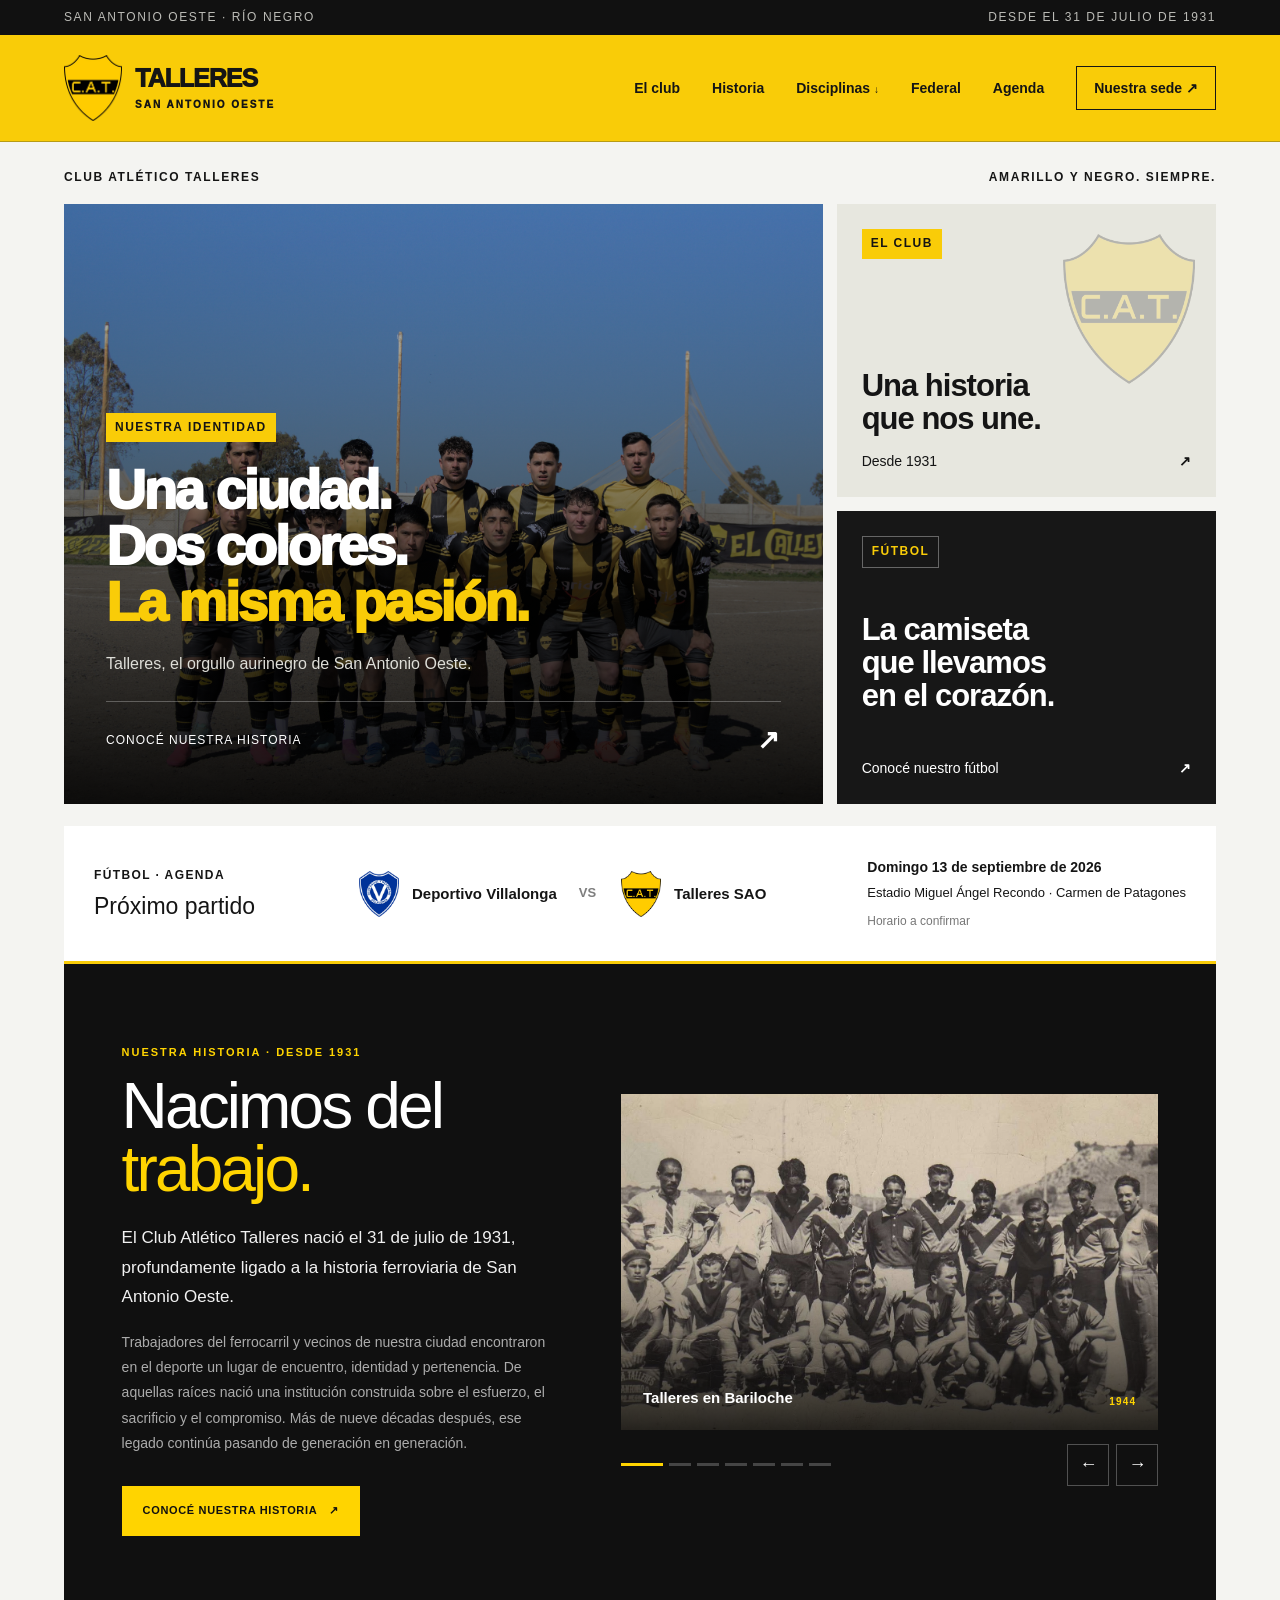
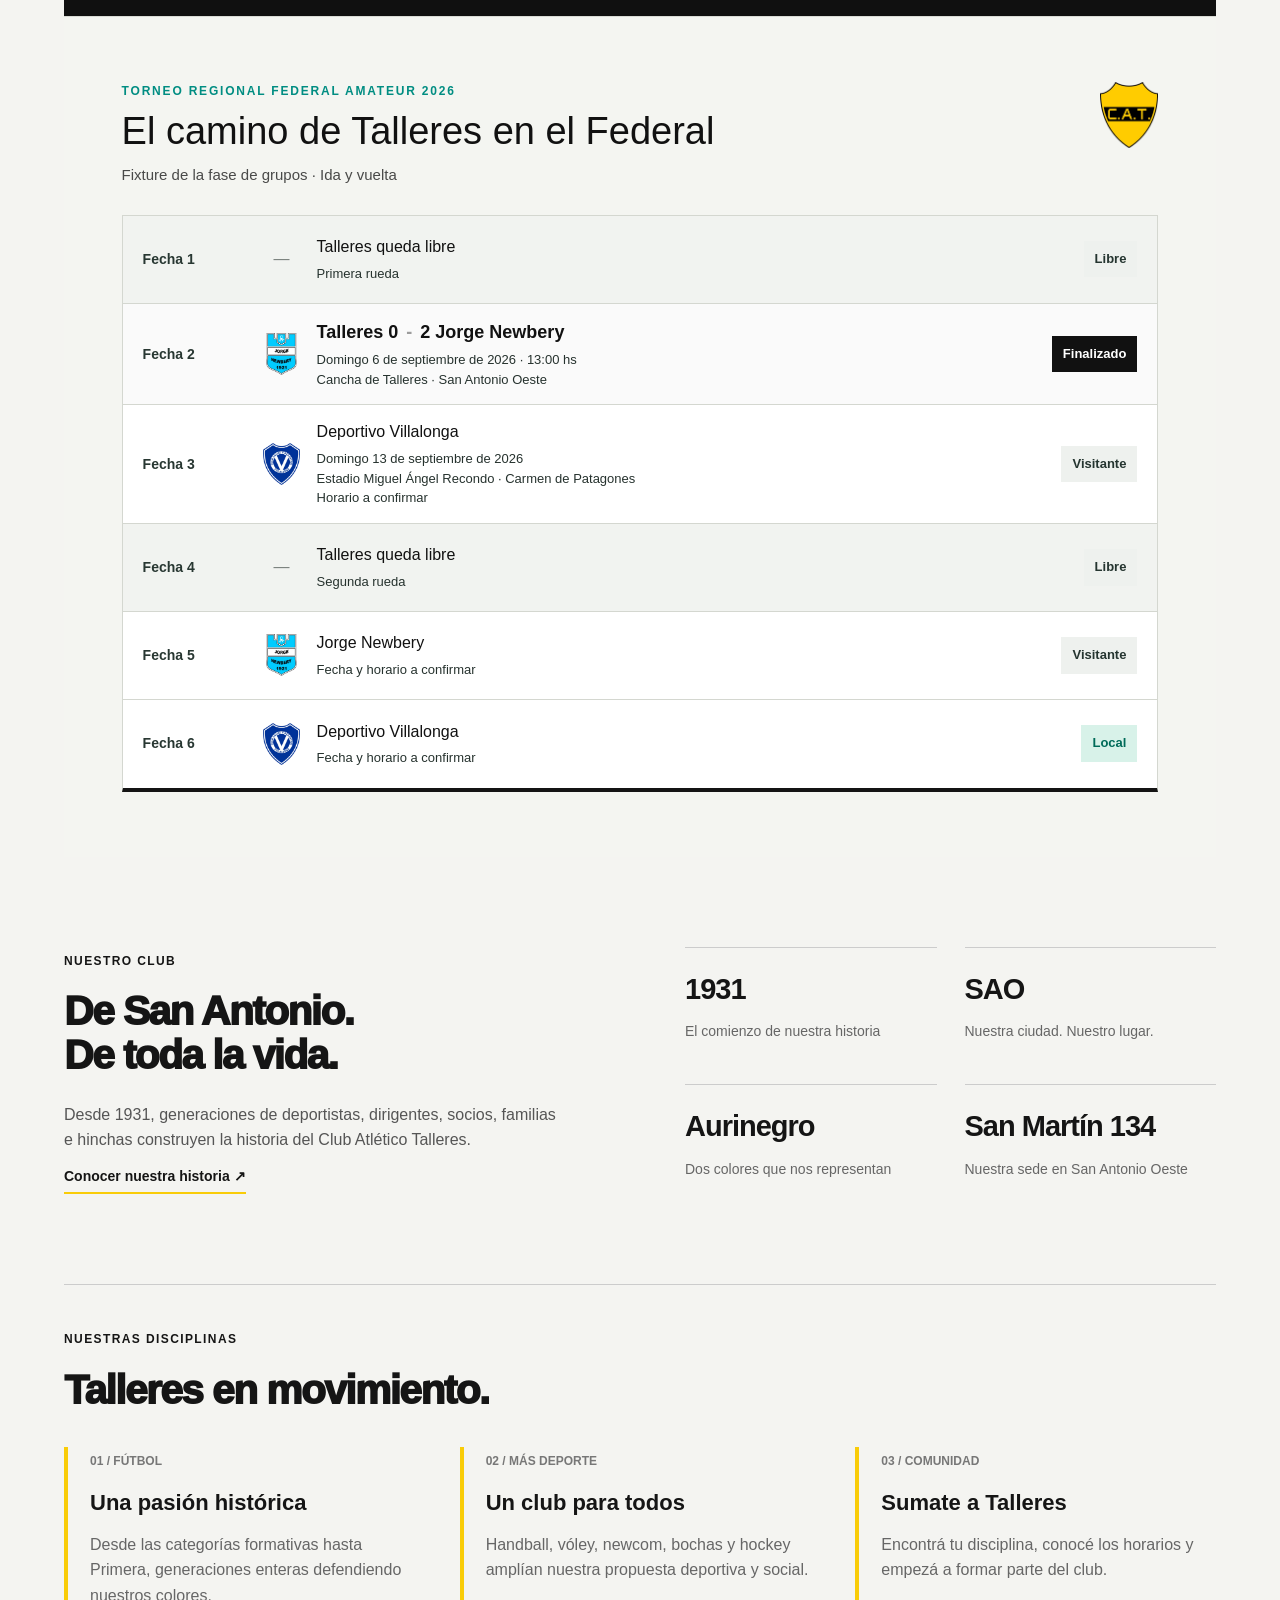
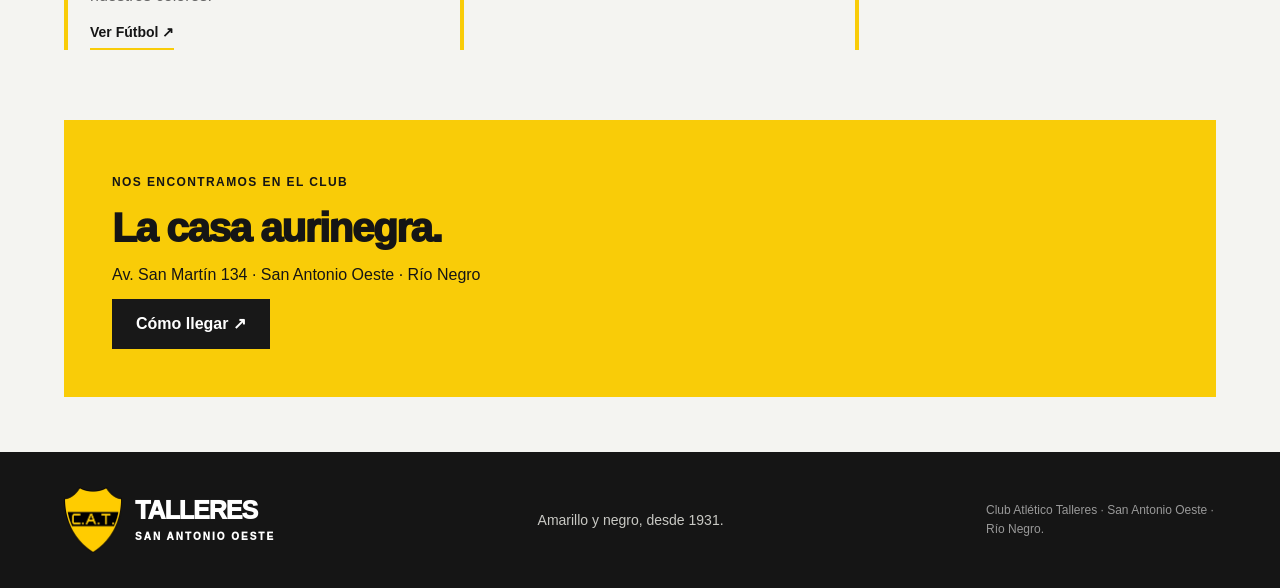
<file: index.html>
<!DOCTYPE html>
<html lang="es">

<head>

  <meta charset="UTF-8">

  <meta
    name="viewport"
    content="width=device-width, initial-scale=1"
  >

  <title>Talleres SAO | Pasión aurinegra</title>

  <meta
    name="description"
    content="Club Atlético Talleres de San Antonio Oeste. Historia, disciplinas, fútbol, actualidad y comunidad aurinegra."
  >

  <link
    rel="preload"
    href="./index_files/escudo.png"
    as="image"
  >

  <link
    rel="preload"
    href="./index_files/equipo.jpg"
    as="image"
  >

  <!-- CSS ORIGINAL -->
  <link
    rel="stylesheet"
    href="./index_files/index.DuceRrPT.css"
  >

  <!-- CSS DE DISCIPLINAS -->
  <link
    rel="stylesheet"
    href="./index_files/disciplinas.css"
  >


  <style>

    html {
      scroll-behavior: smooth;
    }

    #club,
    #futbol,
    #destacados,
    #agenda,
    #federal,
    #contacto,
    #historia-resumen {
      scroll-margin-top: 120px;
    }


    /* ==================================================
       HISTORIA - RESUMEN HOME
    ================================================== */

    .history-home {
      padding: 80px 5%;
      background: #101010;
      color: #fff;
      overflow: hidden;
    }

    .history-home-grid {
      display: grid;
      grid-template-columns: minmax(0, .9fr) minmax(0, 1.1fr);
      align-items: center;
      gap: 60px;
    }

    .history-home-copy {
      max-width: 620px;
    }

    .history-kicker {
      display: block;
      margin-bottom: 14px;

      color: #ffd400;

      font-size: 11px;
      font-weight: 900;
      letter-spacing: .18em;
      text-transform: uppercase;
    }

    .history-home h2 {
      margin: 0 0 22px;

      color: #fff;

      font-size: clamp(40px, 5vw, 68px);
      line-height: .98;
      letter-spacing: -.045em;
    }

    .history-home h2 em {
      color: #ffd400;
      font-style: normal;
    }

    .history-lead {
      margin: 0 0 18px;

      color: rgba(255,255,255,.94);

      font-size: 17px;
      line-height: 1.75;
    }

    .history-summary {
      margin: 0 0 30px;

      color: rgba(255,255,255,.65);

      font-size: 14px;
      line-height: 1.8;
    }

    .history-link {
      display: inline-flex;
      align-items: center;
      gap: 12px;

      padding: 15px 20px;

      border: 1px solid #ffd400;

      background: #ffd400;
      color: #111;

      font-size: 11px;
      font-weight: 900;
      letter-spacing: .06em;
      text-decoration: none;
      text-transform: uppercase;

      transition: .25s ease;
    }

    .history-link:hover {
      background: transparent;
      color: #ffd400;
    }


    /* ==================================================
       CARRUSEL HISTORIA
    ================================================== */

    .history-carousel {
      min-width: 0;
    }

    .history-frame {
      position: relative;

      overflow: hidden;

      aspect-ratio: 16 / 10;

      background: #222;
    }

    .history-track {
      display: flex;

      height: 100%;

      transition:
        transform .7s cubic-bezier(.22,.61,.36,1);

      will-change: transform;
    }

    .history-slide {
      position: relative;

      min-width: 100%;
      height: 100%;
    }

    .history-slide img {
      display: block;

      width: 100%;
      height: 100%;

      object-fit: cover;
    }

    .history-slide::after {
      content: "";

      position: absolute;
      inset: 0;

      background:
        linear-gradient(
          180deg,
          rgba(0,0,0,.02) 45%,
          rgba(0,0,0,.82) 100%
        );

      pointer-events: none;
    }

    .history-caption {
      position: absolute;
      z-index: 2;

      right: 22px;
      bottom: 20px;
      left: 22px;

      display: flex;
      justify-content: space-between;
      align-items: flex-end;

      gap: 20px;
    }

    .history-caption strong {
      color: #fff;
      font-size: 15px;
    }

    .history-caption small {
      color: #ffd400;

      font-size: 10px;
      font-weight: 900;
      letter-spacing: .12em;
      text-transform: uppercase;
    }

    .history-controls {
      display: flex;
      justify-content: space-between;
      align-items: center;

      gap: 20px;

      margin-top: 14px;
    }

    .history-dots {
      display: flex;
      align-items: center;

      gap: 6px;
    }

    .history-dot {
      width: 22px;
      height: 3px;

      padding: 0;

      border: 0;

      background: rgba(255,255,255,.22);

      cursor: pointer;

      transition: .25s ease;
    }

    .history-dot.active {
      width: 42px;
      background: #ffd400;
    }

    .history-arrows {
      display: flex;
      gap: 7px;
    }

    .history-arrow {
      display: grid;
      place-items: center;

      width: 42px;
      height: 42px;

      border: 1px solid rgba(255,255,255,.27);

      background: transparent;
      color: #fff;

      font-size: 18px;

      cursor: pointer;

      transition: .2s ease;
    }

    .history-arrow:hover {
      border-color: #ffd400;

      background: #ffd400;
      color: #111;
    }


    /* ==================================================
       PRÓXIMO PARTIDO
    ================================================== */

    .next-match {
      display: flex;
      align-items: center;
      justify-content: center;

      gap: 22px;

      flex-wrap: wrap;
    }

    .next-team {
      display: flex;
      align-items: center;

      gap: 10px;
    }

    .next-team img {
      width: 46px;
      height: 46px;

      object-fit: contain;
    }

    .next-team strong {
      font-size: 15px;
    }

    .next-vs {
      opacity: .55;

      font-size: 13px;
      font-weight: 900;
    }

    .next-info {
      display: flex;
      flex-direction: column;

      gap: 4px;
    }

    .next-info strong {
      font-size: 14px;
    }

    .next-info span {
      font-size: 13px;
    }


    /* ==================================================
       FEDERAL
    ================================================== */

    .federal-section {
      padding: 65px 5%;

      border-top: 1px solid #d9dbd5;

      background: #f4f5f1;
      color: #111;
    }

    .federal-header {
      display: flex;
      justify-content: space-between;
      align-items: flex-start;

      gap: 40px;

      margin-bottom: 28px;
    }

    .federal-kicker {
      display: block;

      margin-bottom: 10px;

      color: #008d82;

      font-size: 12px;
      font-weight: 800;
      letter-spacing: .15em;
    }

    .federal-header h2 {
      margin: 0 0 10px;

      font-size: clamp(26px, 3vw, 38px);
      line-height: 1.1;
    }

    .federal-header p {
      margin: 0;

      opacity: .75;

      font-size: 15px;
    }

    .federal-shield {
      width: 58px;
      height: auto;
    }

    .federal-list {
      border: 1px solid #d4d7d0;
      border-bottom: 4px solid #141414;

      background: #fff;
    }

    .federal-row {
      display: grid;
      grid-template-columns: 100px 1fr 110px;
      align-items: center;

      gap: 18px;

      min-height: 88px;

      padding: 14px 20px;

      border-bottom: 1px solid #d4d7d0;
    }

    .federal-row:last-child {
      border-bottom: none;
    }

    .federal-row.free {
      background: #f1f3f0;
    }

    .federal-row.played {
      background: #fafafa;
    }

    .federal-date {
      color: #283732;

      font-size: 14px;
      font-weight: 800;
    }

    .federal-team {
      display: flex;
      align-items: center;

      gap: 14px;

      min-width: 0;
    }

    .federal-team img {
      width: 42px;
      height: 42px;

      object-fit: contain;

      flex-shrink: 0;
    }

    .federal-no-logo {
      width: 42px;

      flex-shrink: 0;

      color: #7a817d;

      text-align: center;
    }

    .federal-team h3 {
      margin: 0 0 5px;

      font-size: 16px;
    }

    .federal-team p {
      margin: 2px 0;

      color: #26322e;

      font-size: 13px;
      line-height: 1.35;
    }

    .match-result {
      display: flex;
      flex-wrap: wrap;

      gap: 8px;

      margin-bottom: 5px;

      font-size: 18px;
      font-weight: 900;
    }

    .match-result .divider {
      opacity: .4;
    }

    .federal-status {
      justify-self: end;

      padding: 8px 11px;

      font-size: 13px;
      font-weight: 800;

      white-space: nowrap;
    }

    .federal-status.local {
      background: #d8f2e9;
      color: #006b59;
    }

    .federal-status.visitor,
    .federal-status.libre {
      background: #eef1ee;
      color: #253530;
    }

    .federal-status.finished {
      background: #111;
      color: #fff;
    }


    /* ==================================================
       RESPONSIVE
    ================================================== */

    @media (max-width: 900px) {

      .history-home-grid {
        grid-template-columns: 1fr;

        gap: 40px;
      }

      .history-home-copy {
        max-width: none;
      }

    }


    @media (max-width: 760px) {

      .history-home {
        padding: 55px 18px;
      }

      .history-home h2 {
        font-size: 43px;
      }

      .history-lead {
        font-size: 15px;
      }

      .history-frame {
        aspect-ratio: 4 / 3;
      }

      .history-caption {
        right: 15px;
        bottom: 14px;
        left: 15px;
      }

      .history-caption small {
        display: none;
      }

      .history-arrow {
        width: 38px;
        height: 38px;
      }

      .federal-section {
        padding: 45px 18px;
      }

      .federal-header {
        gap: 20px;
      }

      .federal-shield {
        width: 46px;
      }

      .federal-row {
        grid-template-columns: 1fr auto;

        gap: 10px 14px;

        padding: 16px;
      }

      .federal-date {
        grid-column: 1 / -1;

        font-size: 12px;
      }

      .federal-team {
        grid-column: 1;
      }

      .federal-status {
        grid-column: 2;
        grid-row: 2;
      }

      .federal-team img,
      .federal-no-logo {
        width: 36px;
        height: 36px;
      }

      .federal-team h3 {
        font-size: 15px;
      }

      .federal-team p {
        font-size: 12px;
      }

      .next-match {
        justify-content: flex-start;
      }

    }

  </style>

</head>


<body>


  <a
    class="skip"
    href="#contenido"
  >
    Saltar al contenido
  </a>


  <!-- BARRA SUPERIOR -->

  <div class="topline">

    <span>
      SAN ANTONIO OESTE · RÍO NEGRO
    </span>

    <span>
      DESDE EL 31 DE JULIO DE 1931
    </span>

  </div>



  <!-- ==================================================
       HEADER
  ================================================== -->

  <header>


    <a
      class="brand"
      href="./index.html"
    >

      <img
        src="./index_files/escudo.png"
        alt="Escudo de Talleres"
      >

      <span>
        TALLERES
        <small>SAN ANTONIO OESTE</small>
      </span>

    </a>



    <nav aria-label="Navegación principal">


      <a href="#club">
        El club
      </a>


      <a href="./historia.html">
        Historia
      </a>


      <!-- DISCIPLINAS -->

      <details class="nav-dropdown">

        <summary>
          Disciplinas
        </summary>

        <div class="nav-dropdown-menu">

          <a href="./futbol.html">
            FÚTBOL
          </a>

          <a href="./handball.html">
            HANDBALL
          </a>

          <a href="./newcom.html">
            NEWCOM
          </a>

          <a href="./voley.html">
            VOLEY
          </a>

          <a href="./bochas.html">
            BOCHAS
          </a>

          <a href="./hockey.html">
            HOCKEY
          </a>

        </div>

      </details>


      <a href="#federal">
        Federal
      </a>


      <a href="#agenda">
        Agenda
      </a>


      <a
        class="nav-contact"
        href="#contacto"
      >
        Nuestra sede ↗
      </a>


    </nav>


  </header>



  <!-- ==================================================
       CONTENIDO
  ================================================== -->

  <main id="contenido">


    <div class="sectionline">

      <span>
        CLUB ATLÉTICO TALLERES
      </span>

      <span>
        AMARILLO Y NEGRO. SIEMPRE.
      </span>

    </div>



    <!-- =================================================
         DESTACADOS
    ================================================== -->

    <section
      class="newsgrid"
      id="destacados"
      aria-label="Destacados del club"
    >


      <a
        class="hero"
        href="./historia.html"
      >

        <img
          class="hero-photo"
          src="./index_files/equipo.jpg"
          alt="Talleres de San Antonio Oeste"
        >

        <div class="shade"></div>


        <div class="hero-copy">

          <span class="tag">
            NUESTRA IDENTIDAD
          </span>

          <h1>
            Una ciudad.<br>
            Dos colores.<br>
            <em>La misma pasión.</em>
          </h1>

          <p>
            Talleres, el orgullo aurinegro de San Antonio Oeste.
          </p>

          <span class="read">
            CONOCÉ NUESTRA HISTORIA
            <b>↗</b>
          </span>

        </div>

      </a>



      <div class="sidecards">


        <a
          class="identity-card"
          href="./historia.html"
        >

          <span class="tag">
            EL CLUB
          </span>

          <img
            src="./index_files/escudo.png"
            alt="Escudo de Talleres"
          >

          <div>

            <h2>
              Una historia<br>
              que nos une.
            </h2>

            <span>
              Desde 1931
              <b>↗</b>
            </span>

          </div>

        </a>



        <a
          class="football-card"
          href="./futbol.html"
        >

          <span class="tag">
            FÚTBOL
          </span>

          <h2>
            La camiseta<br>
            que llevamos<br>
            en el corazón.
          </h2>

          <span>
            Conocé nuestro fútbol
            <b>↗</b>
          </span>

        </a>


      </div>


    </section>



    <!-- =================================================
         PRÓXIMO PARTIDO
    ================================================== -->

    <section
      class="agenda"
      id="agenda"
    >


      <div>

        <span class="eyebrow">
          FÚTBOL · AGENDA
        </span>

        <h2>
          Próximo partido
        </h2>

      </div>



      <div class="fixture next-match">


        <div class="next-team">

          <img
            src="./index_files/logos/deportivo-villalonga.png"
            alt="Deportivo Villalonga"
          >

          <strong>
            Deportivo Villalonga
          </strong>

        </div>


        <span class="next-vs">
          VS
        </span>


        <div class="next-team">

          <img
            src="./index_files/escudo.png"
            alt="Talleres"
          >

          <strong>
            Talleres SAO
          </strong>

        </div>


      </div>



      <div class="pending next-info">

        <strong>
          Domingo 13 de septiembre de 2026
        </strong>

        <span>
          Estadio Miguel Ángel Recondo · Carmen de Patagones
        </span>

        <small>
          Horario a confirmar
        </small>

      </div>


    </section>



    <!-- =================================================
         HISTORIA - RESUMEN
    ================================================== -->

    <section
      class="history-home"
      id="historia-resumen"
    >


      <div class="history-home-grid">


        <!-- TEXTO -->

        <div class="history-home-copy">


          <span class="history-kicker">
            NUESTRA HISTORIA · DESDE 1931
          </span>


          <h2>
            Nacimos del<br>
            <em>trabajo.</em>
          </h2>


          <p class="history-lead">
            El Club Atlético Talleres nació el 31 de julio de 1931,
            profundamente ligado a la historia ferroviaria de
            San Antonio Oeste.
          </p>


          <p class="history-summary">
            Trabajadores del ferrocarril y vecinos de nuestra ciudad
            encontraron en el deporte un lugar de encuentro, identidad
            y pertenencia. De aquellas raíces nació una institución
            construida sobre el esfuerzo, el sacrificio y el compromiso.
            Más de nueve décadas después, ese legado continúa pasando
            de generación en generación.
          </p>


          <a
            class="history-link"
            href="./historia.html"
          >
            CONOCÉ NUESTRA HISTORIA
            <span>↗</span>
          </a>


        </div>



        <!-- CARRUSEL -->

        <div
          class="history-carousel"
          id="historyCarousel"
        >


          <div class="history-frame">


            <div
              class="history-track"
              id="historyTrack"
            >


              <!-- 1944 -->

              <div class="history-slide">

                <img
                  src="./index_files/historia/talleres-en-bariloche-1944.jpg"
                  alt="Talleres en Bariloche en 1944"
                >

                <div class="history-caption">

                  <strong>
                    Talleres en Bariloche
                  </strong>

                  <small>
                    1944
                  </small>

                </div>

              </div>



              <!-- 1945 -->

              <div class="history-slide">

                <img
                  src="./index_files/historia/talleres-vs-tronador-1945.jpg"
                  alt="Talleres frente a Tronador en 1945"
                  loading="lazy"
                >

                <div class="history-caption">

                  <strong>
                    Talleres vs. Tronador
                  </strong>

                  <small>
                    1945
                  </small>

                </div>

              </div>



              <!-- 1950 -->

              <div class="history-slide">

                <img
                  src="./index_files/historia/2da-division-1950.jpg"
                  alt="Segunda División de Talleres en 1950"
                  loading="lazy"
                >

                <div class="history-caption">

                  <strong>
                    Segunda División
                  </strong>

                  <small>
                    1950
                  </small>

                </div>

              </div>



              <!-- 1958 -->

              <div class="history-slide">

                <img
                  src="./index_files/historia/talleres-1958.jpg"
                  alt="Talleres en 1958"
                  loading="lazy"
                >

                <div class="history-caption">

                  <strong>
                    Una generación aurinegra
                  </strong>

                  <small>
                    1958
                  </small>

                </div>

              </div>



              <!-- 1973 -->

              <div class="history-slide">

                <img
                  src="./index_files/historia/talleres-1973.jpg"
                  alt="Talleres en 1973"
                  loading="lazy"
                >

                <div class="history-caption">

                  <strong>
                    Talleres
                  </strong>

                  <small>
                    1973
                  </small>

                </div>

              </div>



              <!-- HANDBALL -->

              <div class="history-slide">

                <img
                  src="./index_files/historia/handball-decada-80.jpg"
                  alt="Handball de Talleres en la década de 1980"
                  loading="lazy"
                >

                <div class="history-caption">

                  <strong>
                    Mucho más que fútbol
                  </strong>

                  <small>
                    Década del 80
                  </small>

                </div>

              </div>



              <!-- TERRENO 1984 -->

              <div class="history-slide">

                <img
                  src="./index_files/historia/talleres-compra-terreno-1984.jpg"
                  alt="Compra del terreno de Talleres en 1984"
                  loading="lazy"
                >

                <div class="history-caption">

                  <strong>
                    Crecimiento institucional
                  </strong>

                  <small>
                    1984
                  </small>

                </div>

              </div>


            </div>


          </div>



          <!-- CONTROLES -->

          <div class="history-controls">


            <div
              class="history-dots"
              id="historyDots"
            >


              <button
                class="history-dot active"
                type="button"
                data-slide="0"
                aria-label="Foto 1"
              ></button>


              <button
                class="history-dot"
                type="button"
                data-slide="1"
                aria-label="Foto 2"
              ></button>


              <button
                class="history-dot"
                type="button"
                data-slide="2"
                aria-label="Foto 3"
              ></button>


              <button
                class="history-dot"
                type="button"
                data-slide="3"
                aria-label="Foto 4"
              ></button>


              <button
                class="history-dot"
                type="button"
                data-slide="4"
                aria-label="Foto 5"
              ></button>


              <button
                class="history-dot"
                type="button"
                data-slide="5"
                aria-label="Foto 6"
              ></button>


              <button
                class="history-dot"
                type="button"
                data-slide="6"
                aria-label="Foto 7"
              ></button>


            </div>



            <div class="history-arrows">


              <button
                class="history-arrow"
                id="historyPrev"
                type="button"
                aria-label="Fotografía anterior"
              >
                ←
              </button>


              <button
                class="history-arrow"
                id="historyNext"
                type="button"
                aria-label="Fotografía siguiente"
              >
                →
              </button>


            </div>


          </div>


        </div>


      </div>


    </section>



    <!-- =================================================
         FEDERAL
    ================================================== -->

    <section
      class="federal-section"
      id="federal"
    >


      <div class="federal-header">


        <div>

          <span class="federal-kicker">
            TORNEO REGIONAL FEDERAL AMATEUR 2026
          </span>

          <h2>
            El camino de Talleres en el Federal
          </h2>

          <p>
            Fixture de la fase de grupos · Ida y vuelta
          </p>

        </div>


        <img
          class="federal-shield"
          src="./index_files/escudo.png"
          alt="Escudo de Talleres"
        >


      </div>



      <div class="federal-list">


        <!-- FECHA 1 -->

        <article class="federal-row free">


          <div class="federal-date">
            Fecha 1
          </div>


          <div class="federal-team">


            <span class="federal-no-logo">
              —
            </span>


            <div>

              <h3>
                Talleres queda libre
              </h3>

              <p>
                Primera rueda
              </p>

            </div>


          </div>


          <span class="federal-status libre">
            Libre
          </span>


        </article>



        <!-- FECHA 2 -->

        <article class="federal-row played">


          <div class="federal-date">
            Fecha 2
          </div>


          <div class="federal-team">


            <img
              src="./index_files/logos/jorge-newbery.png"
              alt="Jorge Newbery"
            >


            <div>


              <div class="match-result">

                <span>
                  Talleres 0
                </span>

                <span class="divider">
                  -
                </span>

                <span>
                  2 Jorge Newbery
                </span>

              </div>


              <p>
                Domingo 6 de septiembre de 2026 · 13:00 hs
              </p>

              <p>
                Cancha de Talleres · San Antonio Oeste
              </p>


            </div>


          </div>


          <span class="federal-status finished">
            Finalizado
          </span>


        </article>



        <!-- FECHA 3 -->

        <article class="federal-row">


          <div class="federal-date">
            Fecha 3
          </div>


          <div class="federal-team">


            <img
              src="./index_files/logos/deportivo-villalonga.png"
              alt="Deportivo Villalonga"
            >


            <div>

              <h3>
                Deportivo Villalonga
              </h3>

              <p>
                Domingo 13 de septiembre de 2026
              </p>

              <p>
                Estadio Miguel Ángel Recondo · Carmen de Patagones
              </p>

              <p>
                Horario a confirmar
              </p>

            </div>


          </div>


          <span class="federal-status visitor">
            Visitante
          </span>


        </article>



        <!-- FECHA 4 -->

        <article class="federal-row free">


          <div class="federal-date">
            Fecha 4
          </div>


          <div class="federal-team">


            <span class="federal-no-logo">
              —
            </span>


            <div>

              <h3>
                Talleres queda libre
              </h3>

              <p>
                Segunda rueda
              </p>

            </div>


          </div>


          <span class="federal-status libre">
            Libre
          </span>


        </article>



        <!-- FECHA 5 -->

        <article class="federal-row">


          <div class="federal-date">
            Fecha 5
          </div>


          <div class="federal-team">


            <img
              src="./index_files/logos/jorge-newbery.png"
              alt="Jorge Newbery"
            >


            <div>

              <h3>
                Jorge Newbery
              </h3>

              <p>
                Fecha y horario a confirmar
              </p>

            </div>


          </div>


          <span class="federal-status visitor">
            Visitante
          </span>


        </article>



        <!-- FECHA 6 -->

        <article class="federal-row">


          <div class="federal-date">
            Fecha 6
          </div>


          <div class="federal-team">


            <img
              src="./index_files/logos/deportivo-villalonga.png"
              alt="Deportivo Villalonga"
            >


            <div>

              <h3>
                Deportivo Villalonga
              </h3>

              <p>
                Fecha y horario a confirmar
              </p>

            </div>


          </div>


          <span class="federal-status local">
            Local
          </span>


        </article>


      </div>


    </section>



    <!-- =================================================
         CLUB
    ================================================== -->

    <section
      class="club"
      id="club"
    >


      <div class="club-heading">


        <span class="eyebrow">
          NUESTRO CLUB
        </span>


        <h2>
          De San Antonio.<br>
          De toda la vida.
        </h2>


        <p>
          Desde 1931, generaciones de deportistas, dirigentes,
          socios, familias e hinchas construyen la historia
          del Club Atlético Talleres.
        </p>


        <a
          class="textlink"
          href="./historia.html"
        >
          Conocer nuestra historia ↗
        </a>


      </div>



      <div class="facts">


        <article>

          <strong>
            1931
          </strong>

          <span>
            El comienzo de nuestra historia
          </span>

        </article>


        <article>

          <strong>
            SAO
          </strong>

          <span>
            Nuestra ciudad. Nuestro lugar.
          </span>

        </article>


        <article>

          <strong>
            Aurinegro
          </strong>

          <span>
            Dos colores que nos representan
          </span>

        </article>


        <article>

          <strong>
            San Martín 134
          </strong>

          <span>
            Nuestra sede en San Antonio Oeste
          </span>

        </article>


      </div>


    </section>



    <!-- =================================================
         DISCIPLINAS / FÚTBOL
    ================================================== -->

    <section
      class="football"
      id="futbol"
    >


      <div>


        <span class="eyebrow">
          NUESTRAS DISCIPLINAS
        </span>


        <h2>
          Talleres en movimiento.
        </h2>


      </div>



      <div class="football-info">


        <article>

          <span>
            01 / FÚTBOL
          </span>

          <h3>
            Una pasión histórica
          </h3>

          <p>
            Desde las categorías formativas hasta Primera,
            generaciones enteras defendiendo nuestros colores.
          </p>

          <a
            class="textlink"
            href="./futbol.html"
          >
            Ver Fútbol ↗
          </a>

        </article>



        <article>

          <span>
            02 / MÁS DEPORTE
          </span>

          <h3>
            Un club para todos
          </h3>

          <p>
            Handball, vóley, newcom, bochas y hockey amplían
            nuestra propuesta deportiva y social.
          </p>

        </article>



        <article>

          <span>
            03 / COMUNIDAD
          </span>

          <h3>
            Sumate a Talleres
          </h3>

          <p>
            Encontrá tu disciplina, conocé los horarios
            y empezá a formar parte del club.
          </p>

        </article>


      </div>


    </section>



    <!-- =================================================
         SEDE
    ================================================== -->

    <section
      class="contact"
      id="contacto"
    >


      <span class="eyebrow">
        NOS ENCONTRAMOS EN EL CLUB
      </span>


      <h2>
        La casa aurinegra.
      </h2>


      <p>
        Av. San Martín 134 · San Antonio Oeste · Río Negro
      </p>


      <a
        href="https://www.google.com/maps/search/?api=1&query=Club+Atletico+Talleres+San+Martin+134+San+Antonio+Oeste"
        target="_blank"
        rel="noopener noreferrer"
      >
        Cómo llegar ↗
      </a>


    </section>


  </main>



  <!-- ==================================================
       FOOTER
  ================================================== -->

  <footer>


    <a
      class="brand"
      href="./index.html"
    >

      <img
        src="./index_files/escudo.png"
        alt="Escudo del Club Atlético Talleres"
      >

      <span>
        TALLERES
        <small>SAN ANTONIO OESTE</small>
      </span>

    </a>


    <p>
      Amarillo y negro, desde 1931.
    </p>


    <small>
      Club Atlético Talleres · San Antonio Oeste · Río Negro.
    </small>


  </footer>



  <!-- ==================================================
       JAVASCRIPT
  ================================================== -->

  <script>

    /* =============================================
       CARRUSEL HISTORIA
    ============================================= */

    const historyTrack =
      document.getElementById("historyTrack");

    const historySlides =
      document.querySelectorAll(".history-slide");

    const historyDots =
      document.querySelectorAll(".history-dot");

    const historyNext =
      document.getElementById("historyNext");

    const historyPrev =
      document.getElementById("historyPrev");

    const historyCarousel =
      document.getElementById("historyCarousel");


    let currentHistorySlide = 0;

    let historyTimer;


    function showHistorySlide(index) {

      if (index >= historySlides.length) {

        currentHistorySlide = 0;

      }

      else if (index < 0) {

        currentHistorySlide =
          historySlides.length - 1;

      }

      else {

        currentHistorySlide =
          index;

      }


      historyTrack.style.transform =
        `translateX(-${currentHistorySlide * 100}%)`;


      historyDots.forEach(
        (dot, i) => {

          dot.classList.toggle(
            "active",
            i === currentHistorySlide
          );

        }
      );

    }


    function nextHistorySlide() {

      showHistorySlide(
        currentHistorySlide + 1
      );

    }


    function previousHistorySlide() {

      showHistorySlide(
        currentHistorySlide - 1
      );

    }


    function stopHistoryCarousel() {

      if (historyTimer) {

        clearInterval(
          historyTimer
        );

      }

    }


    function startHistoryCarousel() {

      stopHistoryCarousel();

      historyTimer =
        setInterval(
          nextHistorySlide,
          4500
        );

    }


    if (historyNext) {

      historyNext.addEventListener(
        "click",
        () => {

          nextHistorySlide();

          startHistoryCarousel();

        }
      );

    }


    if (historyPrev) {

      historyPrev.addEventListener(
        "click",
        () => {

          previousHistorySlide();

          startHistoryCarousel();

        }
      );

    }


    historyDots.forEach(
      dot => {

        dot.addEventListener(
          "click",
          () => {

            showHistorySlide(
              Number(
                dot.dataset.slide
              )
            );

            startHistoryCarousel();

          }
        );

      }
    );


    if (historyCarousel) {

      historyCarousel.addEventListener(
        "mouseenter",
        stopHistoryCarousel
      );


      historyCarousel.addEventListener(
        "mouseleave",
        startHistoryCarousel
      );


      startHistoryCarousel();

    }



    /* =============================================
       CERRAR MENÚ DISCIPLINAS AL TOCAR AFUERA
    ============================================= */

    const disciplineDropdown =
      document.querySelector(".nav-dropdown");


    document.addEventListener(
      "click",
      event => {

        if (
          disciplineDropdown &&
          !disciplineDropdown.contains(event.target)
        ) {

          disciplineDropdown.removeAttribute("open");

        }

      }
    );


    /* ESC PARA CERRAR */

    document.addEventListener(
      "keydown",
      event => {

        if (
          event.key === "Escape" &&
          disciplineDropdown
        ) {

          disciplineDropdown.removeAttribute("open");

        }

      }
    );

  </script>


</body>

</html>
</file>
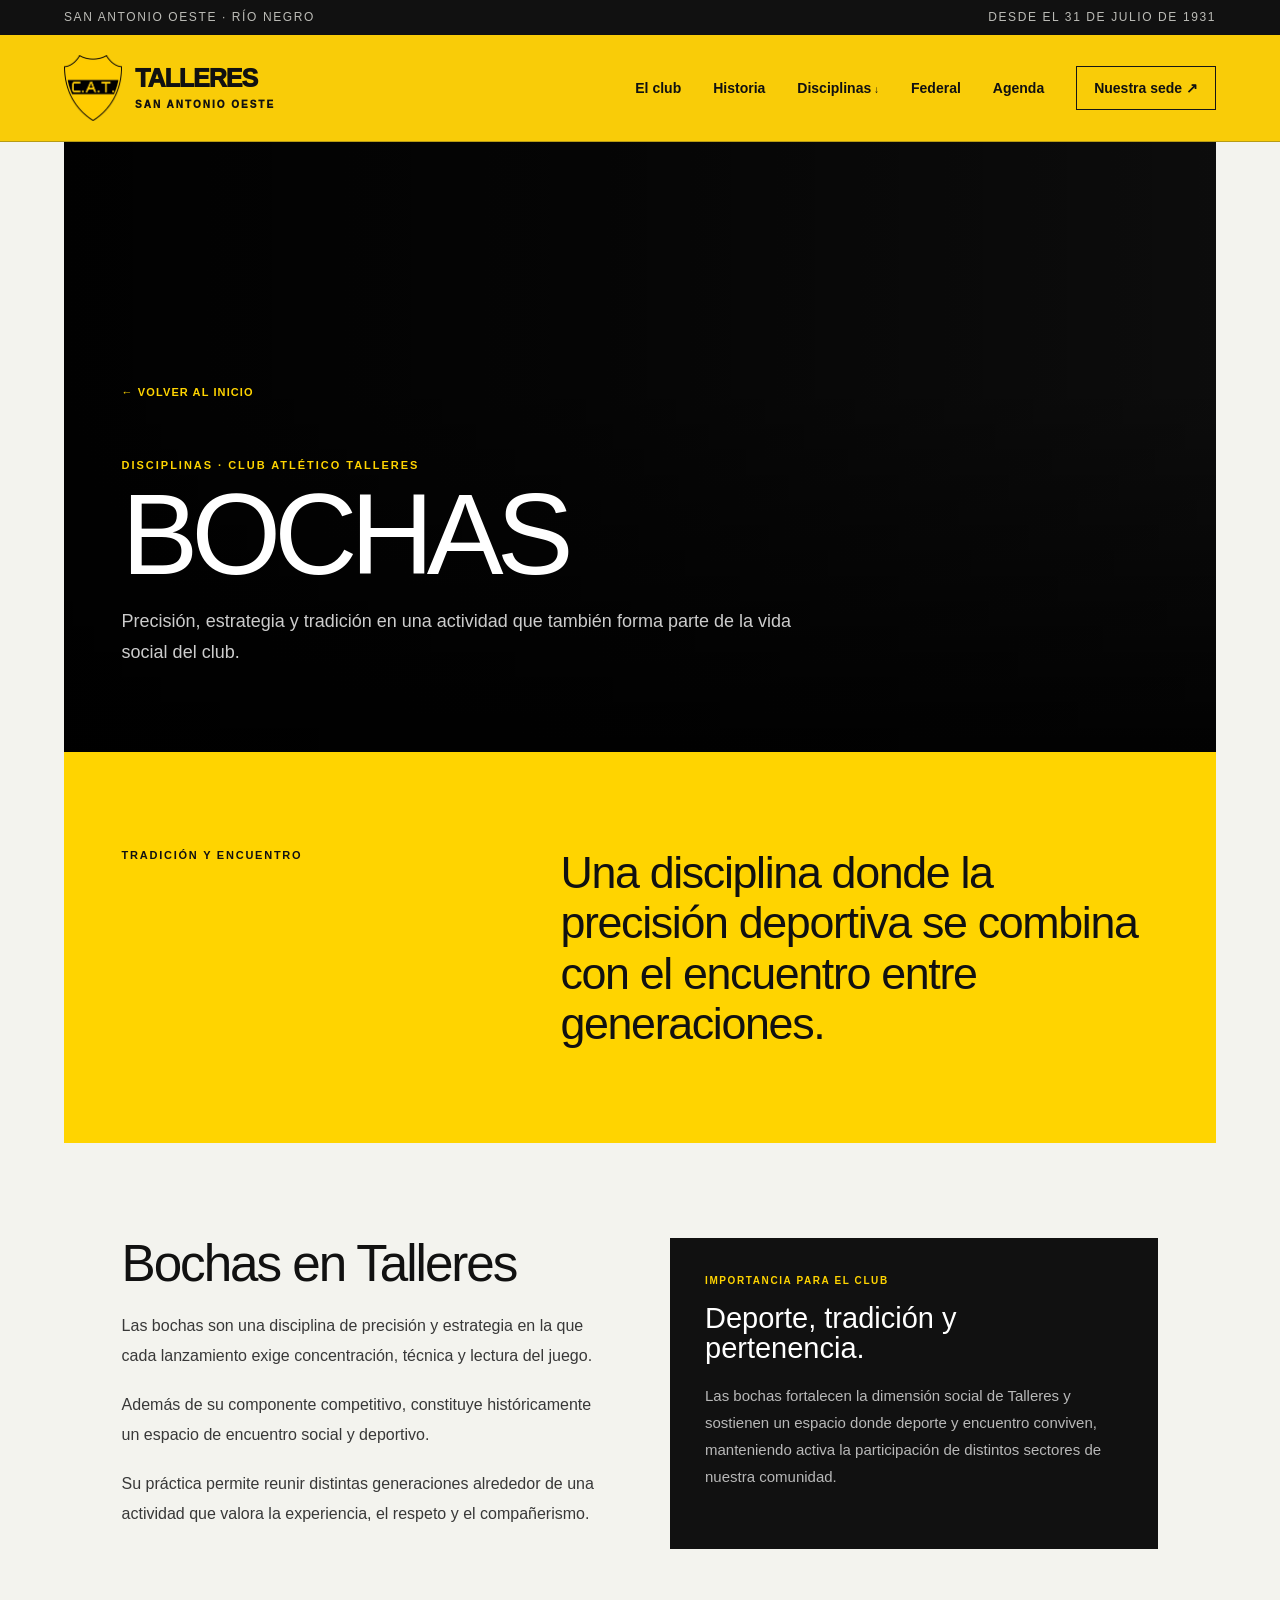
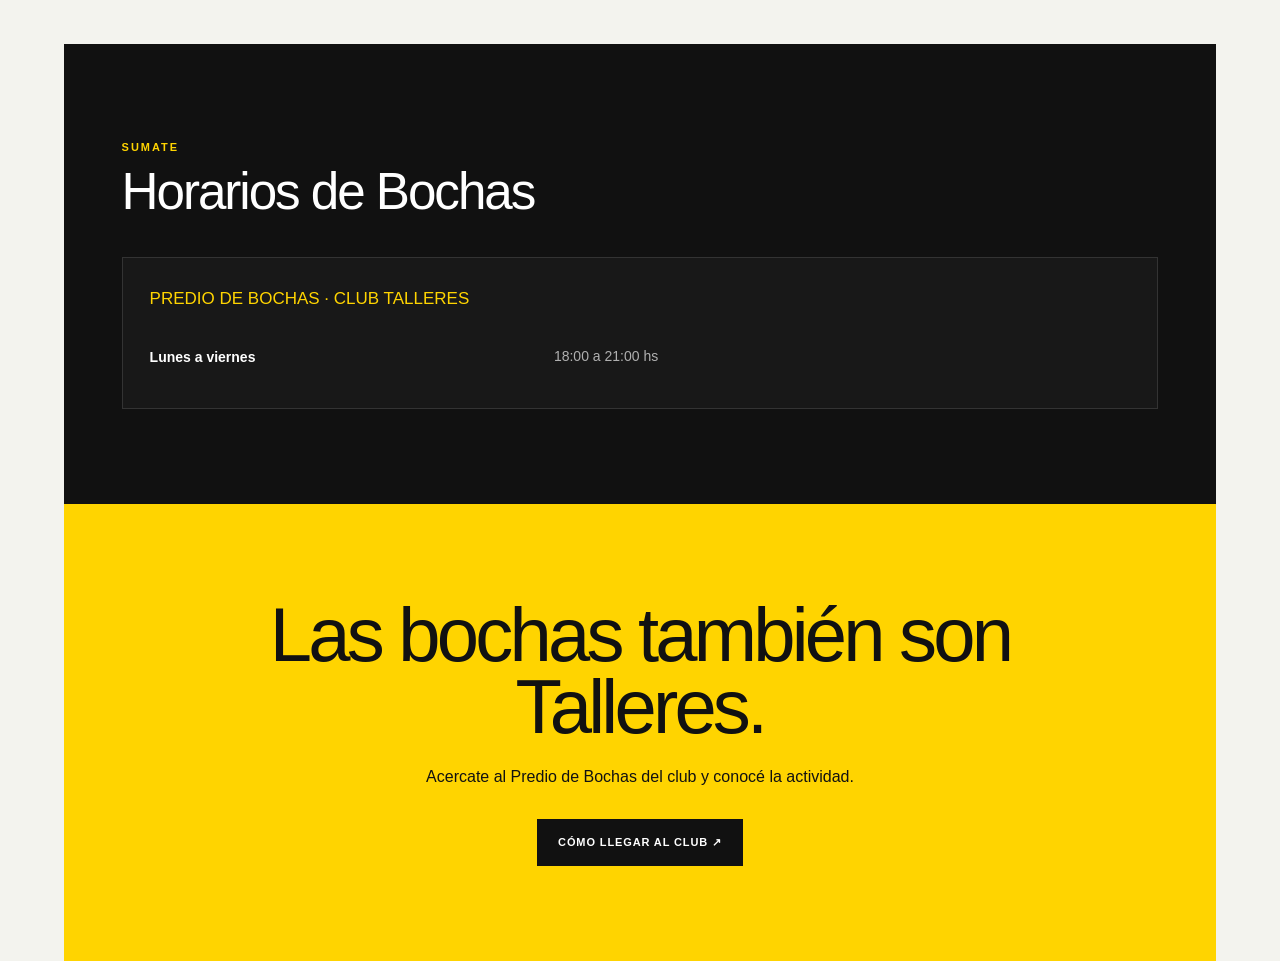
<file: bochas.html>
<!DOCTYPE html>
<html lang="es">

<head>

  <meta charset="UTF-8">

  <meta
    name="viewport"
    content="width=device-width, initial-scale=1"
  >

  <title>Bochas | Club Atlético Talleres SAO</title>

  <link rel="stylesheet" href="./index_files/index.DuceRrPT.css">

  <link rel="stylesheet" href="./index_files/disciplinas.css">

</head>


<body class="discipline-page">


  <div class="topline">
    <span>SAN ANTONIO OESTE · RÍO NEGRO</span>
    <span>DESDE EL 31 DE JULIO DE 1931</span>
  </div>


  <header>

    <a class="brand" href="./index.html">

      <img src="./index_files/escudo.png" alt="Escudo de Talleres">

      <span>
        TALLERES
        <small>SAN ANTONIO OESTE</small>
      </span>

    </a>


    <nav aria-label="Navegación principal">

      <a href="./index.html#club">El club</a>
      <a href="./historia.html">Historia</a>

      <details class="nav-dropdown">

        <summary>Disciplinas</summary>

        <div class="nav-dropdown-menu">
          <a href="./futbol.html">FÚTBOL</a>
          <a href="./handball.html">HANDBALL</a>
          <a href="./newcom.html">NEWCOM</a>
          <a href="./voley.html">VOLEY</a>
          <a href="./bochas.html">BOCHAS</a>
          <a href="./hockey.html">HOCKEY</a>
        </div>

      </details>

      <a href="./index.html#federal">Federal</a>
      <a href="./index.html#agenda">Agenda</a>

      <a class="nav-contact" href="./index.html#contacto">
        Nuestra sede ↗
      </a>

    </nav>

  </header>


  <main>


    <section
      class="discipline-hero"
      style="--discipline-image: url('./index_files/disciplinas/bochas.jpg');"
    >

      <div class="discipline-hero-inner">

        <a class="discipline-back" href="./index.html">
          ← VOLVER AL INICIO
        </a>

        <span class="discipline-label">
          DISCIPLINAS · CLUB ATLÉTICO TALLERES
        </span>

        <h1>BOCHAS</h1>

        <p>
          Precisión, estrategia y tradición en una actividad que
          también forma parte de la vida social del club.
        </p>

      </div>

    </section>



    <section class="discipline-intro">

      <div class="discipline-intro-label">
        TRADICIÓN Y ENCUENTRO
      </div>

      <h2>
        Una disciplina donde la precisión deportiva se combina
        con el encuentro entre generaciones.
      </h2>

    </section>



    <section class="discipline-content">

      <div class="discipline-info-grid">


        <div class="discipline-text">

          <h2>
            Bochas en Talleres
          </h2>

          <p>
            Las bochas son una disciplina de precisión y estrategia en
            la que cada lanzamiento exige concentración, técnica y
            lectura del juego.
          </p>

          <p>
            Además de su componente competitivo, constituye
            históricamente un espacio de encuentro social y deportivo.
          </p>

          <p>
            Su práctica permite reunir distintas generaciones alrededor
            de una actividad que valora la experiencia, el respeto y
            el compañerismo.
          </p>

        </div>


        <aside class="discipline-importance">

          <span>IMPORTANCIA PARA EL CLUB</span>

          <h3>
            Deporte, tradición y pertenencia.
          </h3>

          <p>
            Las bochas fortalecen la dimensión social de Talleres y
            sostienen un espacio donde deporte y encuentro conviven,
            manteniendo activa la participación de distintos sectores
            de nuestra comunidad.
          </p>

        </aside>


      </div>

    </section>



    <section class="training-section">

      <div class="training-header">

        <span class="discipline-label">
          SUMATE
        </span>

        <h2>
          Horarios de Bochas
        </h2>

      </div>


      <div class="training-groups">

        <div class="training-group full">

          <h3>
            PREDIO DE BOCHAS · CLUB TALLERES
          </h3>

          <div class="training-list">

            <div class="training-item">
              <strong>Lunes a viernes</strong>
              <span>18:00 a 21:00 hs</span>
            </div>

          </div>

        </div>

      </div>

    </section>



    <section class="discipline-cta">

      <h2>
        Las bochas también son Talleres.
      </h2>

      <p>
        Acercate al Predio de Bochas del club y conocé la actividad.
      </p>

      <a href="./index.html#contacto">
        CÓMO LLEGAR AL CLUB ↗
      </a>

    </section>


  </main>


</body>

</html>
</file>
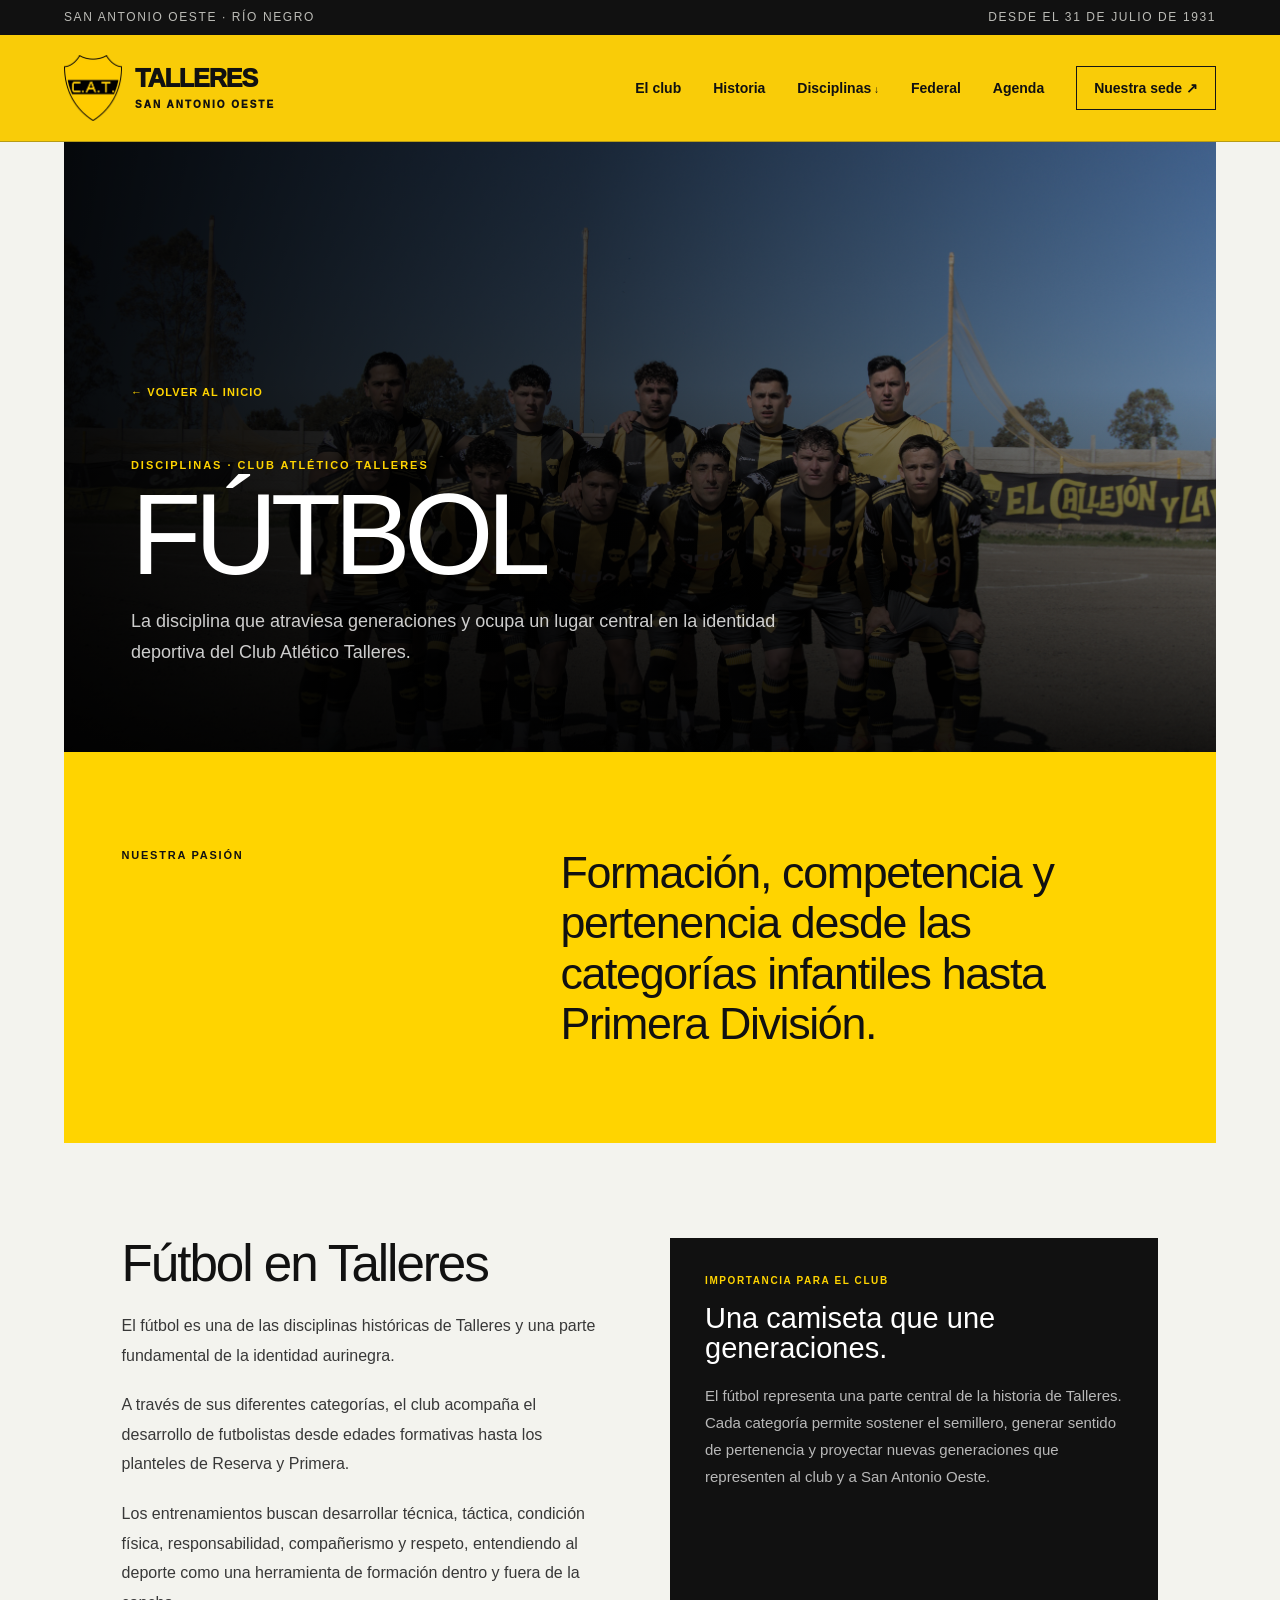
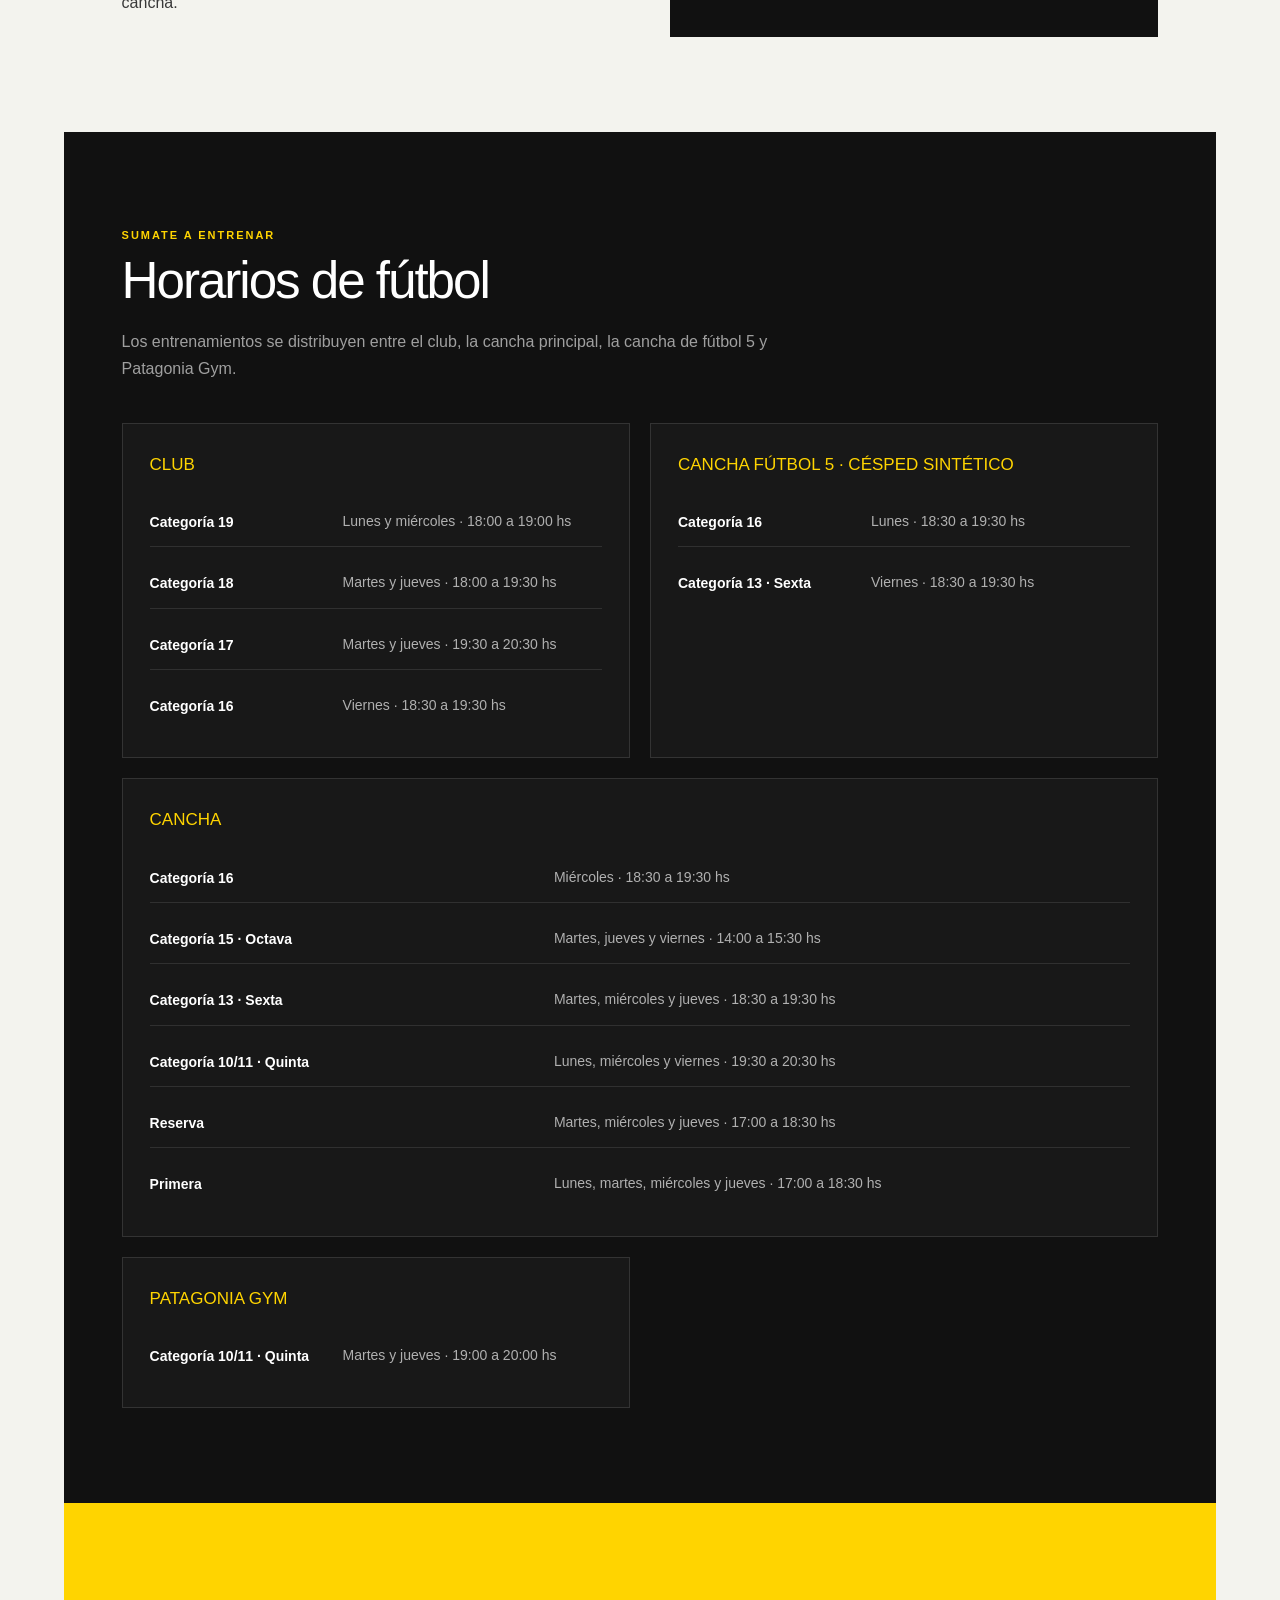
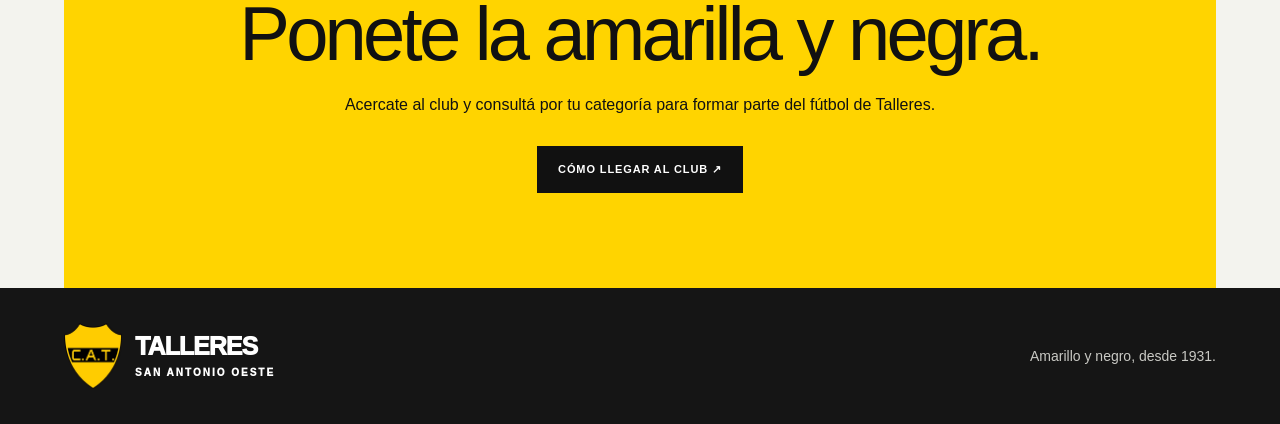
<file: futbol.html>
<!DOCTYPE html>
<html lang="es">

<head>

  <meta charset="UTF-8">

  <meta
    name="viewport"
    content="width=device-width, initial-scale=1"
  >

  <title>Fútbol | Club Atlético Talleres SAO</title>

  <meta
    name="description"
    content="Fútbol del Club Atlético Talleres de San Antonio Oeste. Categorías, entrenamientos y formación aurinegra."
  >

  <link
    rel="stylesheet"
    href="./index_files/index.DuceRrPT.css"
  >

  <link
    rel="stylesheet"
    href="./index_files/disciplinas.css"
  >

</head>


<body class="discipline-page">


  <div class="topline">

    <span>SAN ANTONIO OESTE · RÍO NEGRO</span>

    <span>DESDE EL 31 DE JULIO DE 1931</span>

  </div>


  <header>

    <a
      class="brand"
      href="./index.html"
    >

      <img
        src="./index_files/escudo.png"
        alt="Escudo de Talleres"
      >

      <span>
        TALLERES
        <small>SAN ANTONIO OESTE</small>
      </span>

    </a>


    <nav aria-label="Navegación principal">

      <a href="./index.html#club">El club</a>

      <a href="./historia.html">Historia</a>

      <details class="nav-dropdown">

        <summary>Disciplinas</summary>

        <div class="nav-dropdown-menu">

          <a href="./futbol.html">FÚTBOL</a>
          <a href="./handball.html">HANDBALL</a>
          <a href="./newcom.html">NEWCOM</a>
          <a href="./voley.html">VOLEY</a>
          <a href="./bochas.html">BOCHAS</a>
          <a href="./hockey.html">HOCKEY</a>

        </div>

      </details>

      <a href="./index.html#federal">Federal</a>

      <a href="./index.html#agenda">Agenda</a>

      <a
        class="nav-contact"
        href="./index.html#contacto"
      >
        Nuestra sede ↗
      </a>

    </nav>

  </header>


  <main>


   <section class="discipline-hero">

  <img
    class="discipline-hero-photo"
    src="./index_files/disciplinas/futbol.jpg"
    alt="Fútbol del Club Atlético Talleres"
  >
    >

      <div class="discipline-hero-inner">

        <a
          class="discipline-back"
          href="./index.html"
        >
          ← VOLVER AL INICIO
        </a>

        <span class="discipline-label">
          DISCIPLINAS · CLUB ATLÉTICO TALLERES
        </span>

        <h1>
          FÚTBOL
        </h1>

        <p>
          La disciplina que atraviesa generaciones y ocupa un lugar
          central en la identidad deportiva del Club Atlético Talleres.
        </p>

      </div>

    </section>



    <section class="discipline-intro">

      <div class="discipline-intro-label">
        NUESTRA PASIÓN
      </div>

      <h2>
        Formación, competencia y pertenencia desde las categorías
        infantiles hasta Primera División.
      </h2>

    </section>



    <section class="discipline-content">

      <div class="discipline-info-grid">


        <div class="discipline-text">

          <h2>
            Fútbol en Talleres
          </h2>

          <p>
            El fútbol es una de las disciplinas históricas de Talleres
            y una parte fundamental de la identidad aurinegra.
          </p>

          <p>
            A través de sus diferentes categorías, el club acompaña el
            desarrollo de futbolistas desde edades formativas hasta los
            planteles de Reserva y Primera.
          </p>

          <p>
            Los entrenamientos buscan desarrollar técnica, táctica,
            condición física, responsabilidad, compañerismo y respeto,
            entendiendo al deporte como una herramienta de formación
            dentro y fuera de la cancha.
          </p>

        </div>


        <aside class="discipline-importance">

          <span>
            IMPORTANCIA PARA EL CLUB
          </span>

          <h3>
            Una camiseta que une generaciones.
          </h3>

          <p>
            El fútbol representa una parte central de la historia de
            Talleres. Cada categoría permite sostener el semillero,
            generar sentido de pertenencia y proyectar nuevas
            generaciones que representen al club y a San Antonio Oeste.
          </p>

        </aside>


      </div>

    </section>



    <section class="training-section">


      <div class="training-header">

        <span class="discipline-label">
          SUMATE A ENTRENAR
        </span>

        <h2>
          Horarios de fútbol
        </h2>

        <p>
          Los entrenamientos se distribuyen entre el club,
          la cancha principal, la cancha de fútbol 5 y Patagonia Gym.
        </p>

      </div>



      <div class="training-groups">


        <div class="training-group">

          <h3>
            CLUB
          </h3>

          <div class="training-list">

            <div class="training-item">
              <strong>Categoría 19</strong>
              <span>Lunes y miércoles · 18:00 a 19:00 hs</span>
            </div>

            <div class="training-item">
              <strong>Categoría 18</strong>
              <span>Martes y jueves · 18:00 a 19:30 hs</span>
            </div>

            <div class="training-item">
              <strong>Categoría 17</strong>
              <span>Martes y jueves · 19:30 a 20:30 hs</span>
            </div>

            <div class="training-item">
              <strong>Categoría 16</strong>
              <span>Viernes · 18:30 a 19:30 hs</span>
            </div>

          </div>

        </div>



        <div class="training-group">

          <h3>
            CANCHA FÚTBOL 5 · CÉSPED SINTÉTICO
          </h3>

          <div class="training-list">

            <div class="training-item">
              <strong>Categoría 16</strong>
              <span>Lunes · 18:30 a 19:30 hs</span>
            </div>

            <div class="training-item">
              <strong>Categoría 13 · Sexta</strong>
              <span>Viernes · 18:30 a 19:30 hs</span>
            </div>

          </div>

        </div>



        <div class="training-group full">

          <h3>
            CANCHA
          </h3>

          <div class="training-list">

            <div class="training-item">
              <strong>Categoría 16</strong>
              <span>Miércoles · 18:30 a 19:30 hs</span>
            </div>

            <div class="training-item">
              <strong>Categoría 15 · Octava</strong>
              <span>Martes, jueves y viernes · 14:00 a 15:30 hs</span>
            </div>

            <div class="training-item">
              <strong>Categoría 13 · Sexta</strong>
              <span>Martes, miércoles y jueves · 18:30 a 19:30 hs</span>
            </div>

            <div class="training-item">
              <strong>Categoría 10/11 · Quinta</strong>
              <span>Lunes, miércoles y viernes · 19:30 a 20:30 hs</span>
            </div>

            <div class="training-item">
              <strong>Reserva</strong>
              <span>Martes, miércoles y jueves · 17:00 a 18:30 hs</span>
            </div>

            <div class="training-item">
              <strong>Primera</strong>
              <span>Lunes, martes, miércoles y jueves · 17:00 a 18:30 hs</span>
            </div>

          </div>

        </div>



        <div class="training-group">

          <h3>
            PATAGONIA GYM
          </h3>

          <div class="training-list">

            <div class="training-item">
              <strong>Categoría 10/11 · Quinta</strong>
              <span>Martes y jueves · 19:00 a 20:00 hs</span>
            </div>

          </div>

        </div>


      </div>


    </section>



    <section class="discipline-cta">

      <h2>
        Ponete la amarilla y negra.
      </h2>

      <p>
        Acercate al club y consultá por tu categoría para formar
        parte del fútbol de Talleres.
      </p>

      <a href="./index.html#contacto">
        CÓMO LLEGAR AL CLUB ↗
      </a>

    </section>


  </main>


  <footer>

    <a
      class="brand"
      href="./index.html"
    >

      <img
        src="./index_files/escudo.png"
        alt="Escudo de Talleres"
      >

      <span>
        TALLERES
        <small>SAN ANTONIO OESTE</small>
      </span>

    </a>

    <p>Amarillo y negro, desde 1931.</p>

  </footer>


</body>

</html>
</file>
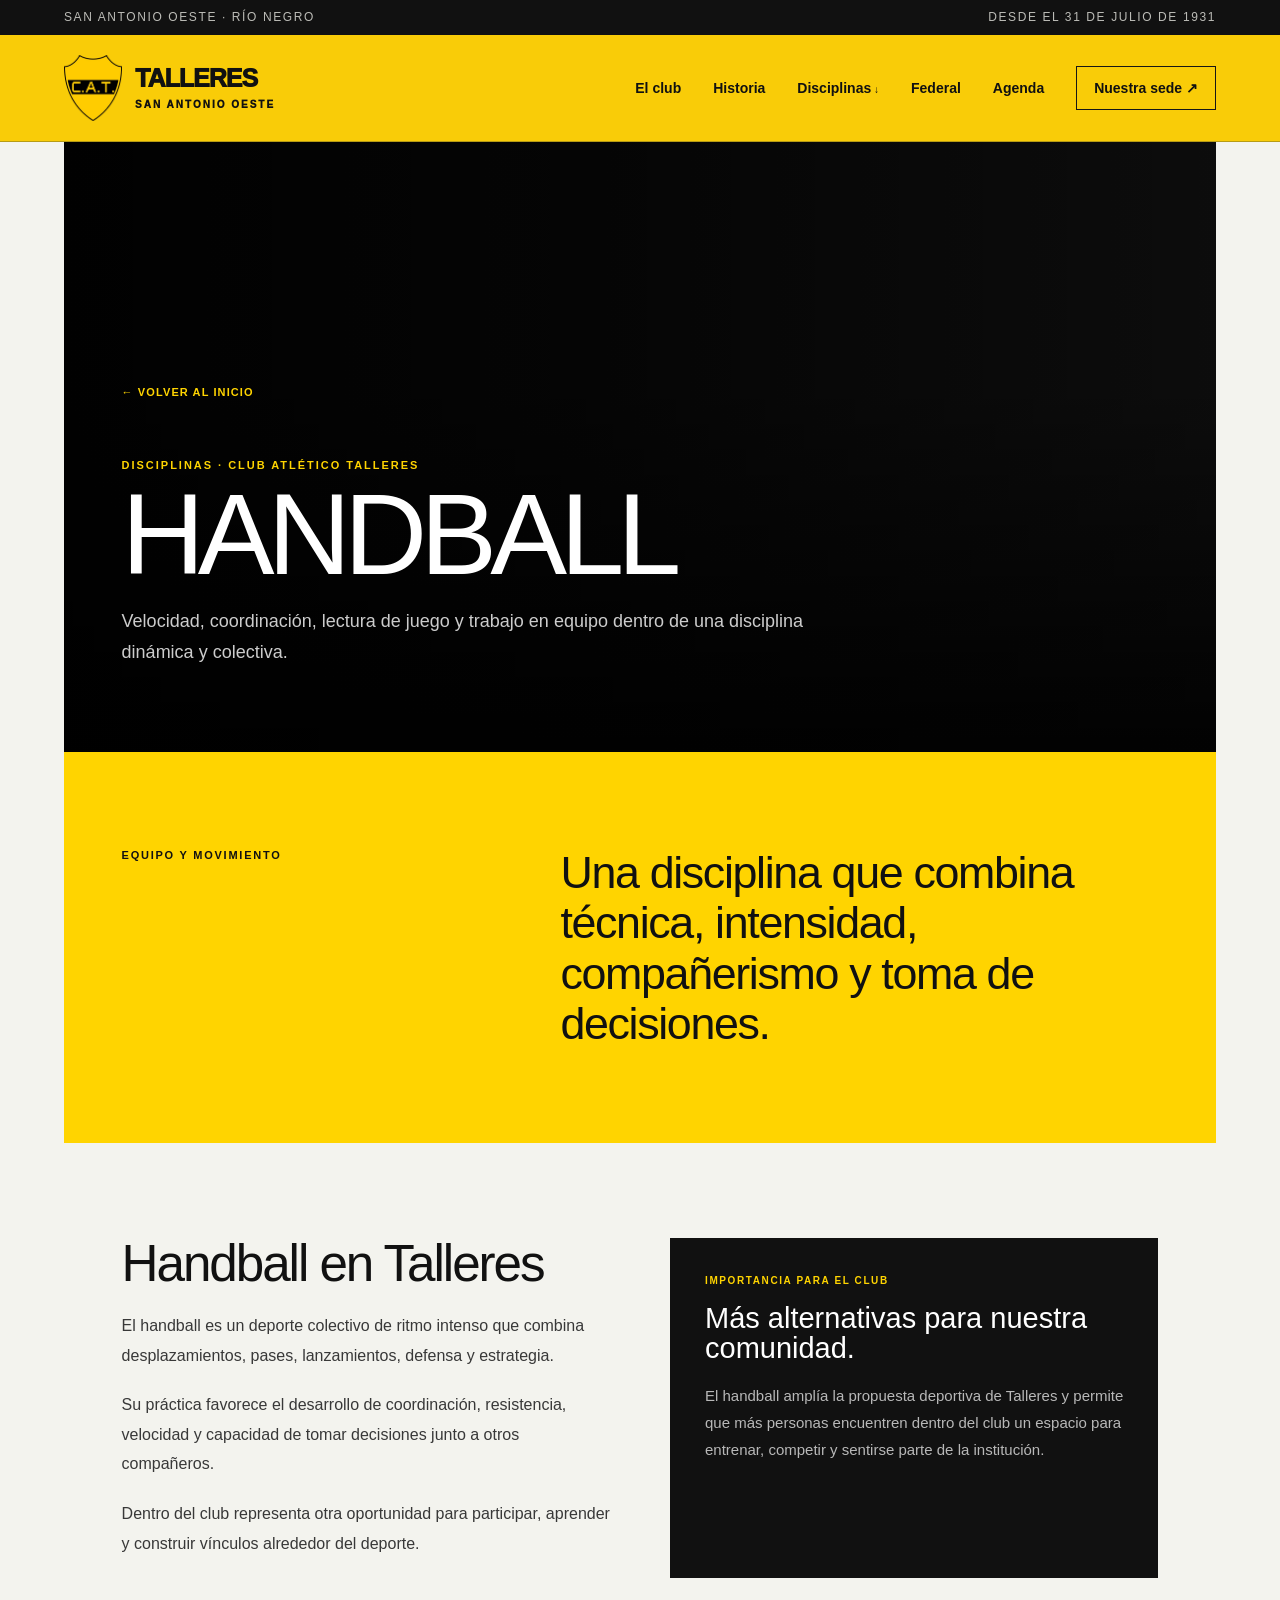
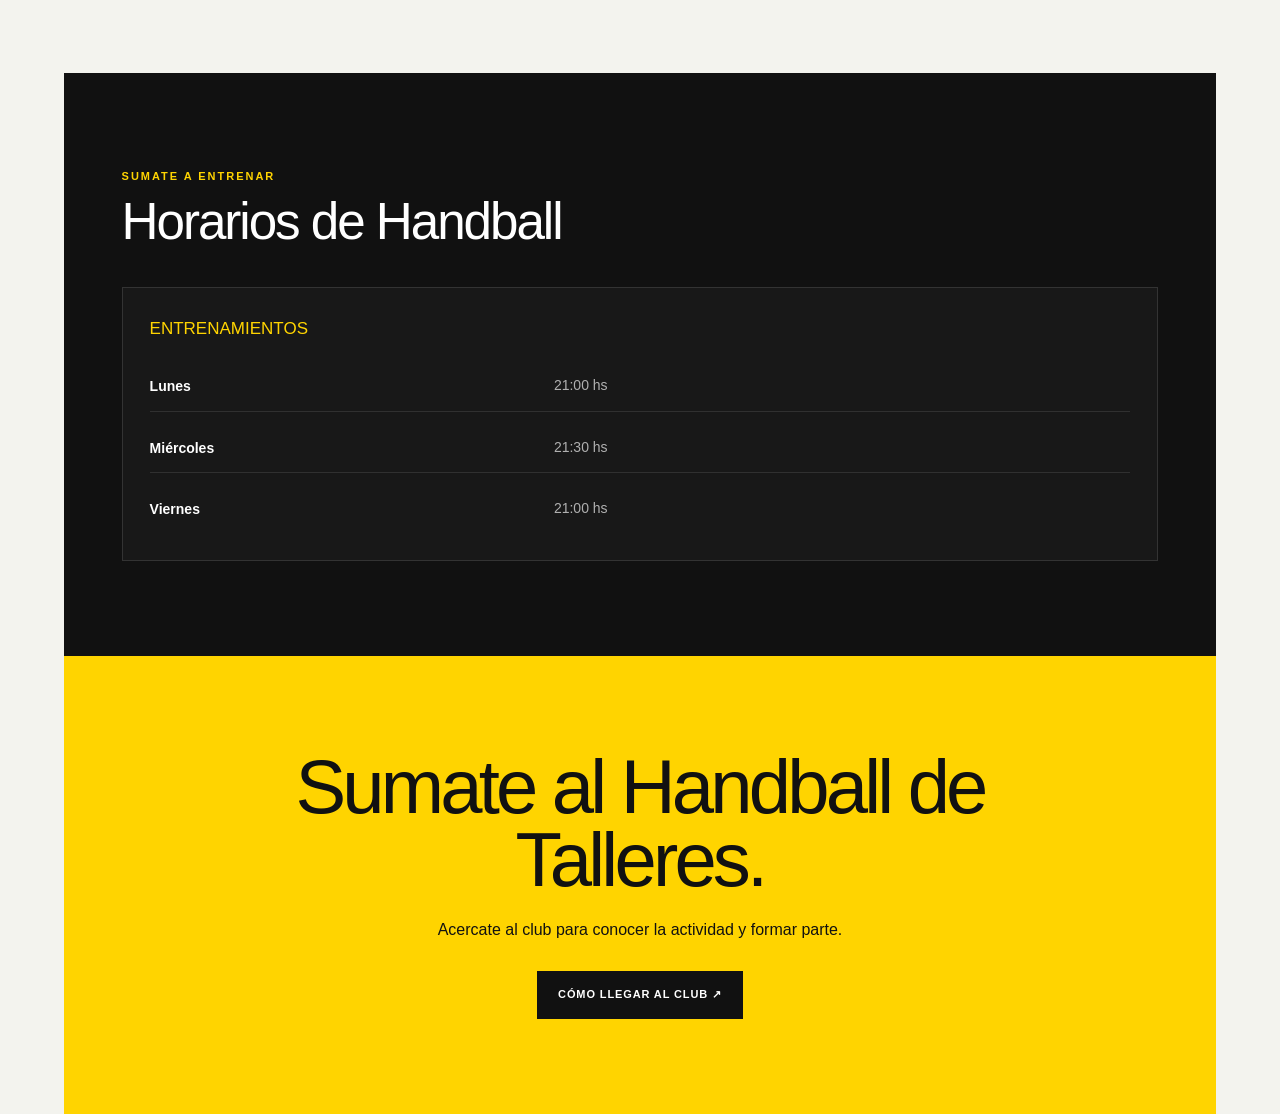
<file: handball.html>
<!DOCTYPE html>
<html lang="es">

<head>

  <meta charset="UTF-8">

  <meta
    name="viewport"
    content="width=device-width, initial-scale=1"
  >

  <title>Handball | Club Atlético Talleres SAO</title>

  <link
    rel="stylesheet"
    href="./index_files/index.DuceRrPT.css"
  >

  <link
    rel="stylesheet"
    href="./index_files/disciplinas.css"
  >

</head>


<body class="discipline-page">


  <div class="topline">
    <span>SAN ANTONIO OESTE · RÍO NEGRO</span>
    <span>DESDE EL 31 DE JULIO DE 1931</span>
  </div>


  <header>

    <a class="brand" href="./index.html">

      <img src="./index_files/escudo.png" alt="Escudo de Talleres">

      <span>
        TALLERES
        <small>SAN ANTONIO OESTE</small>
      </span>

    </a>


    <nav aria-label="Navegación principal">

      <a href="./index.html#club">El club</a>

      <a href="./historia.html">Historia</a>

      <details class="nav-dropdown">

        <summary>Disciplinas</summary>

        <div class="nav-dropdown-menu">

          <a href="./futbol.html">FÚTBOL</a>
          <a href="./handball.html">HANDBALL</a>
          <a href="./newcom.html">NEWCOM</a>
          <a href="./voley.html">VOLEY</a>
          <a href="./bochas.html">BOCHAS</a>
          <a href="./hockey.html">HOCKEY</a>

        </div>

      </details>

      <a href="./index.html#federal">Federal</a>
      <a href="./index.html#agenda">Agenda</a>

      <a class="nav-contact" href="./index.html#contacto">
        Nuestra sede ↗
      </a>

    </nav>

  </header>


  <main>


    <section
      class="discipline-hero"
      style="--discipline-image: url('./index_files/disciplinas/handball.jpg');"
    >

      <div class="discipline-hero-inner">

        <a class="discipline-back" href="./index.html">
          ← VOLVER AL INICIO
        </a>

        <span class="discipline-label">
          DISCIPLINAS · CLUB ATLÉTICO TALLERES
        </span>

        <h1>HANDBALL</h1>

        <p>
          Velocidad, coordinación, lectura de juego y trabajo en equipo
          dentro de una disciplina dinámica y colectiva.
        </p>

      </div>

    </section>



    <section class="discipline-intro">

      <div class="discipline-intro-label">
        EQUIPO Y MOVIMIENTO
      </div>

      <h2>
        Una disciplina que combina técnica, intensidad,
        compañerismo y toma de decisiones.
      </h2>

    </section>



    <section class="discipline-content">

      <div class="discipline-info-grid">


        <div class="discipline-text">

          <h2>
            Handball en Talleres
          </h2>

          <p>
            El handball es un deporte colectivo de ritmo intenso que
            combina desplazamientos, pases, lanzamientos, defensa y
            estrategia.
          </p>

          <p>
            Su práctica favorece el desarrollo de coordinación,
            resistencia, velocidad y capacidad de tomar decisiones
            junto a otros compañeros.
          </p>

          <p>
            Dentro del club representa otra oportunidad para participar,
            aprender y construir vínculos alrededor del deporte.
          </p>

        </div>


        <aside class="discipline-importance">

          <span>IMPORTANCIA PARA EL CLUB</span>

          <h3>
            Más alternativas para nuestra comunidad.
          </h3>

          <p>
            El handball amplía la propuesta deportiva de Talleres y
            permite que más personas encuentren dentro del club un
            espacio para entrenar, competir y sentirse parte de la
            institución.
          </p>

        </aside>


      </div>

    </section>



    <section class="training-section">


      <div class="training-header">

        <span class="discipline-label">
          SUMATE A ENTRENAR
        </span>

        <h2>
          Horarios de Handball
        </h2>

      </div>


      <div class="training-groups">

        <div class="training-group full">

          <h3>
            ENTRENAMIENTOS
          </h3>

          <div class="training-list">

            <div class="training-item">
              <strong>Lunes</strong>
              <span>21:00 hs</span>
            </div>

            <div class="training-item">
              <strong>Miércoles</strong>
              <span>21:30 hs</span>
            </div>

            <div class="training-item">
              <strong>Viernes</strong>
              <span>21:00 hs</span>
            </div>

          </div>

        </div>

      </div>


    </section>



    <section class="discipline-cta">

      <h2>
        Sumate al Handball de Talleres.
      </h2>

      <p>
        Acercate al club para conocer la actividad y formar parte.
      </p>

      <a href="./index.html#contacto">
        CÓMO LLEGAR AL CLUB ↗
      </a>

    </section>


  </main>


</body>

</html>
</file>
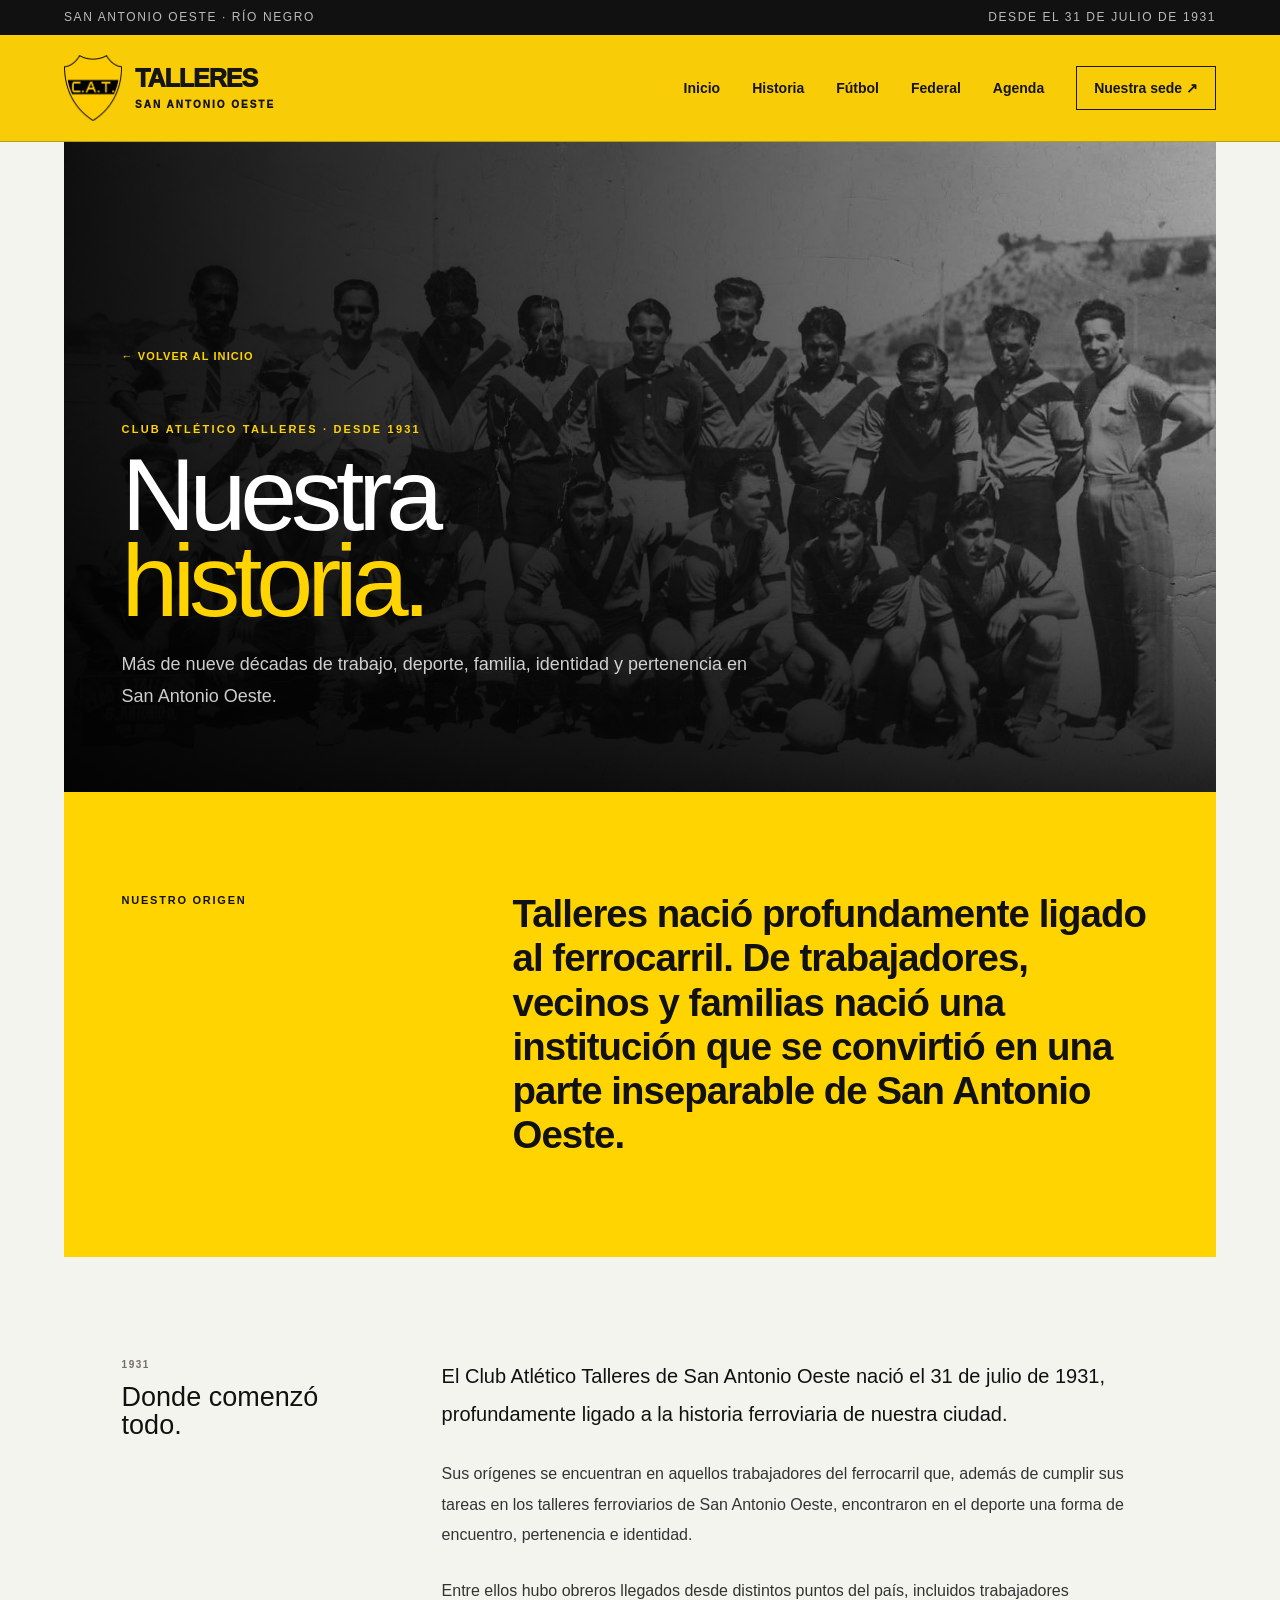
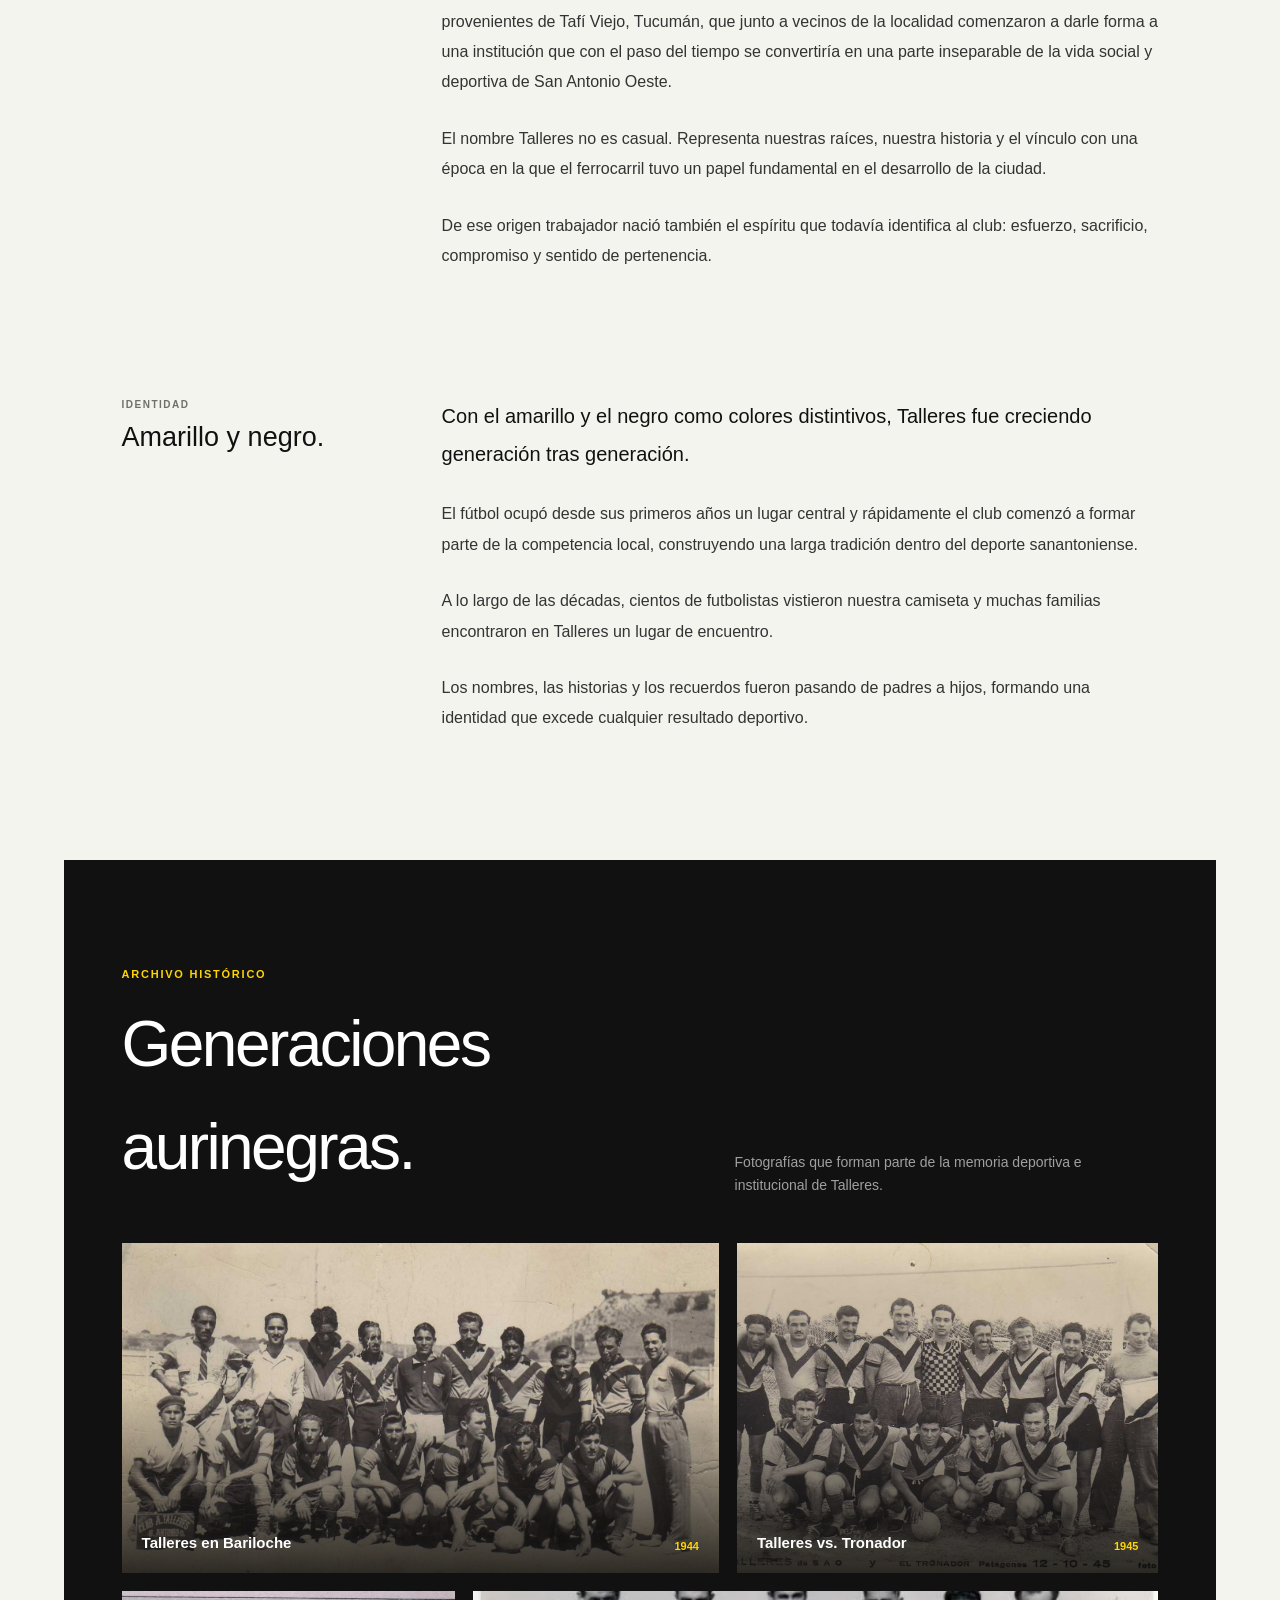
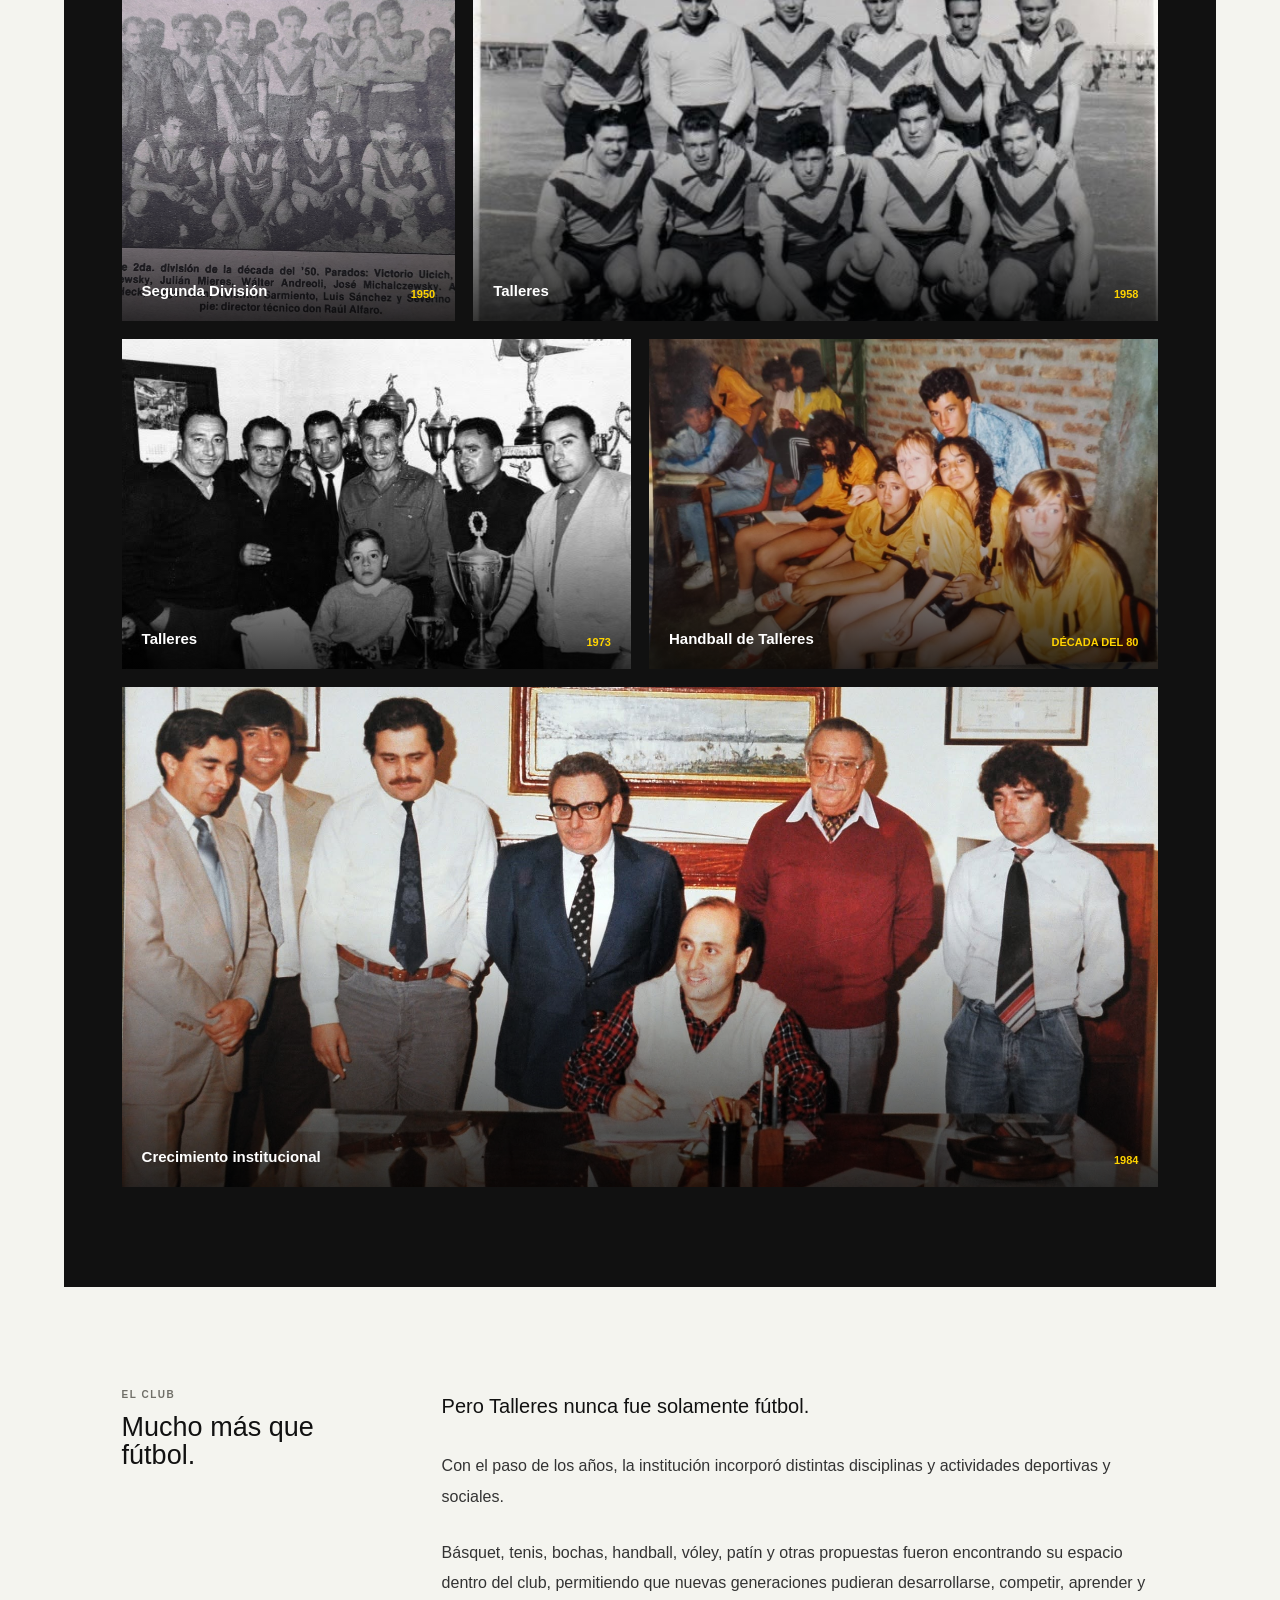
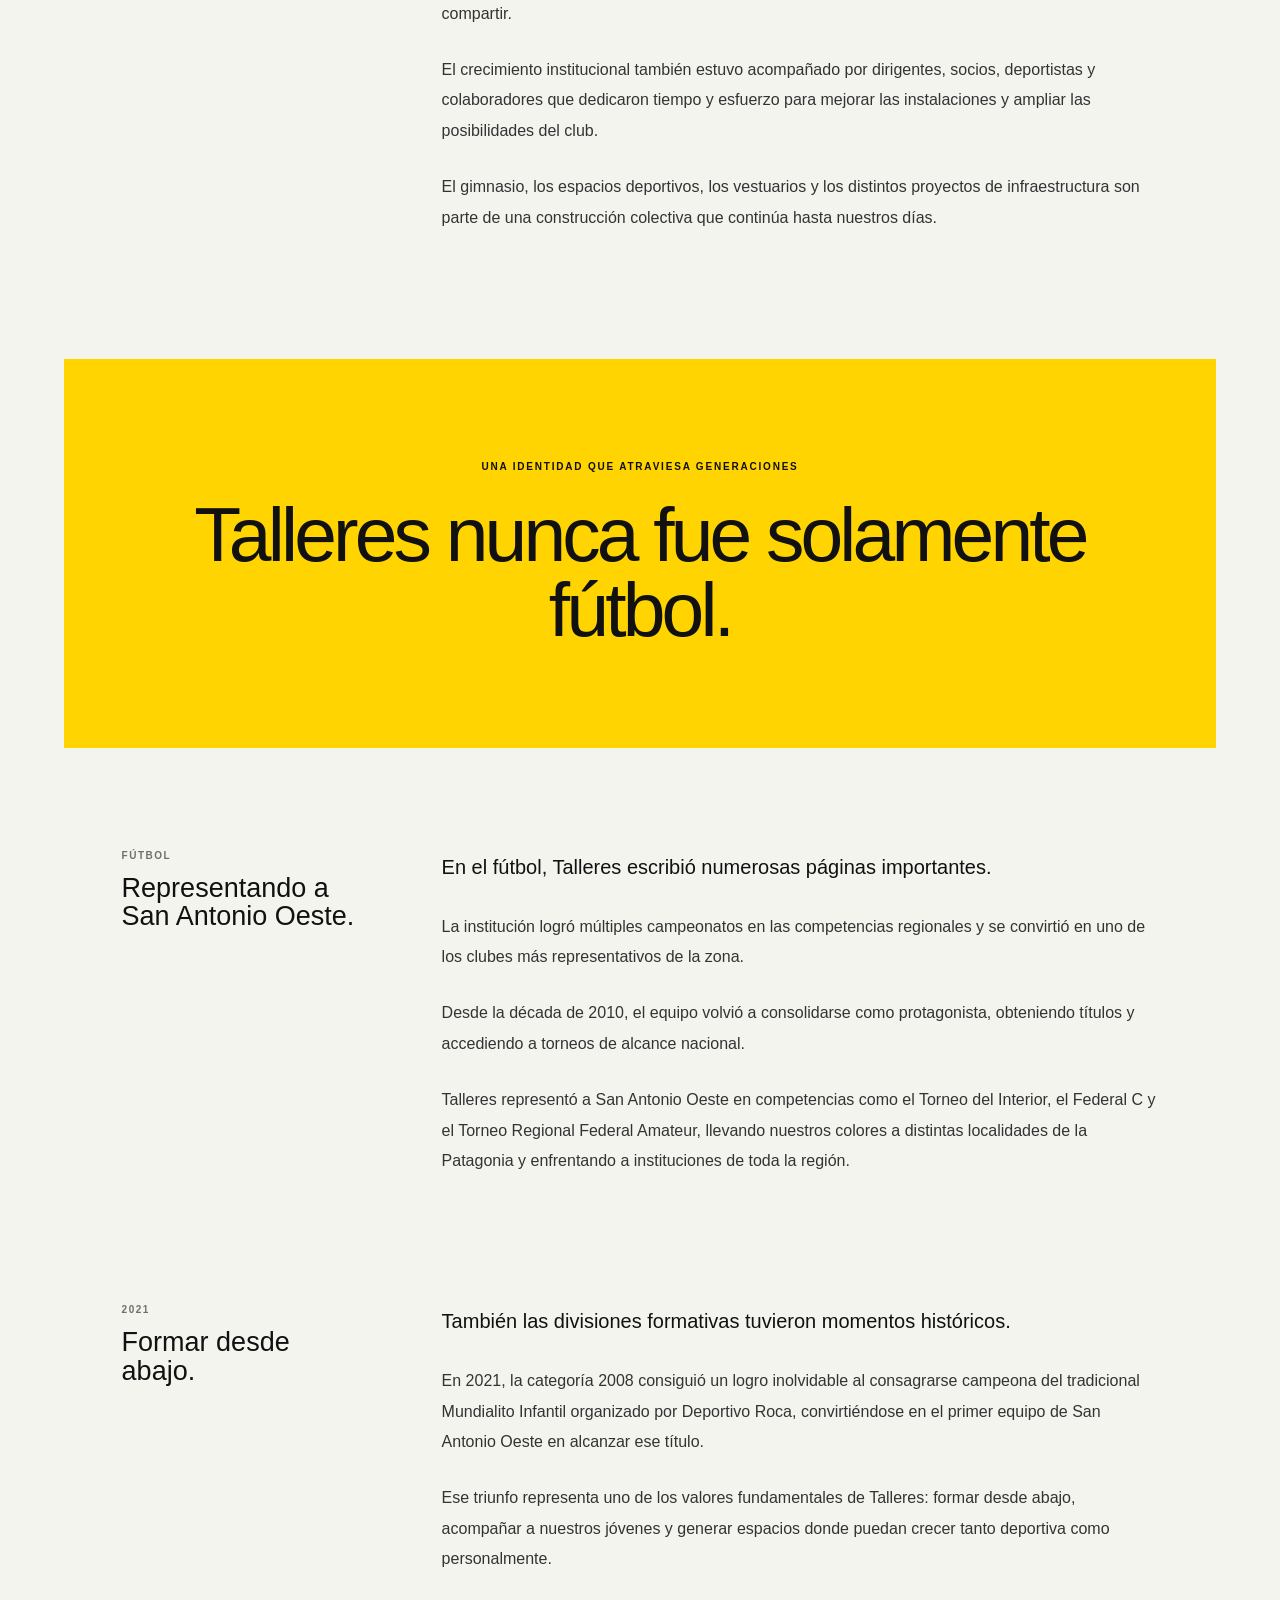
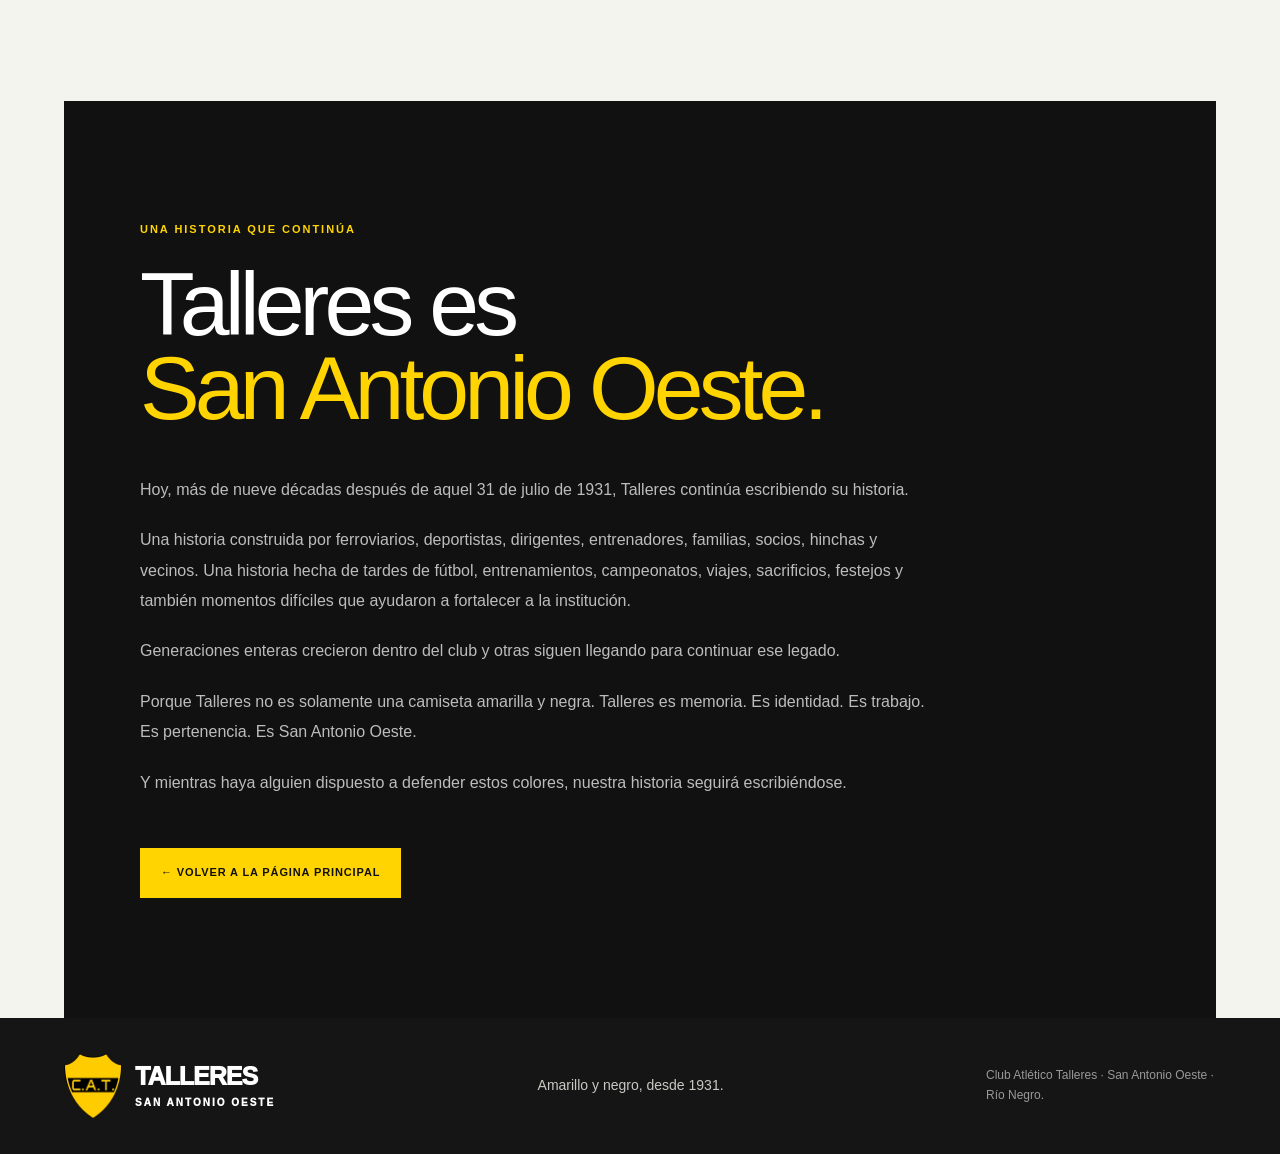
<file: historia.html>
<!DOCTYPE html>
<html lang="es">

<head>

  <meta charset="UTF-8">

  <meta
    name="viewport"
    content="width=device-width, initial-scale=1"
  >

  <title>Nuestra Historia | Talleres SAO</title>

  <meta
    name="description"
    content="Historia del Club Atlético Talleres de San Antonio Oeste desde su fundación en 1931."
  >

  <link
    rel="preload"
    href="./index_files/escudo.png"
    as="image"
  >

  <link
    rel="stylesheet"
    href="./index_files/index.DuceRrPT.css"
  >


  <style>

    html {
      scroll-behavior: smooth;
    }

    body {
      background: #f4f4ef;
    }


    /* ==================================================
       HERO HISTORIA
    ================================================== */

    .story-hero {
      position: relative;

      min-height: 650px;

      display: flex;
      align-items: flex-end;

      overflow: hidden;

      background: #111;
      color: #fff;
    }

    .story-hero-image {
      position: absolute;
      inset: 0;

      width: 100%;
      height: 100%;

      object-fit: cover;

      filter: grayscale(1);
    }

    .story-hero-overlay {
      position: absolute;
      inset: 0;

      background:
        linear-gradient(
          90deg,
          rgba(0,0,0,.92) 0%,
          rgba(0,0,0,.66) 48%,
          rgba(0,0,0,.18) 100%
        ),
        linear-gradient(
          0deg,
          rgba(0,0,0,.8) 0%,
          transparent 60%
        );
    }

    .story-hero-content {
      position: relative;
      z-index: 2;

      width: 100%;

      padding: 80px 5%;
    }

    .story-back {
      display: inline-block;

      margin-bottom: 55px;

      color: #ffd400;

      font-size: 11px;
      font-weight: 900;
      letter-spacing: .1em;
      text-decoration: none;
      text-transform: uppercase;
    }

    .story-back:hover {
      text-decoration: underline;
    }

    .story-kicker {
      display: block;

      margin-bottom: 14px;

      color: #ffd400;

      font-size: 11px;
      font-weight: 900;
      letter-spacing: .2em;
      text-transform: uppercase;
    }

    .story-hero h1 {
      max-width: 850px;

      margin: 0 0 25px;

      color: #fff;

      font-size: clamp(55px, 8vw, 115px);
      line-height: .84;
      letter-spacing: -.06em;
    }

    .story-hero h1 em {
      display: block;

      color: #ffd400;

      font-style: normal;
    }

    .story-hero p {
      max-width: 660px;

      margin: 0;

      color: rgba(255,255,255,.8);

      font-size: 18px;
      line-height: 1.75;
    }


    /* ==================================================
       INTRO
    ================================================== */

    .story-intro {
      display: grid;
      grid-template-columns: minmax(200px, .65fr) minmax(0, 1.35fr);

      gap: 80px;

      padding: 100px 5%;

      background: #ffd400;
      color: #111;
    }

    .story-intro-label {
      font-size: 11px;
      font-weight: 900;
      letter-spacing: .16em;
      text-transform: uppercase;
    }

    .story-intro-text {
      max-width: 850px;

      margin: 0;

      font-size: clamp(26px, 3vw, 43px);
      font-weight: 700;
      line-height: 1.15;
      letter-spacing: -.025em;
    }


    /* ==================================================
       TEXTO
    ================================================== */

    .story-content {
      padding: 100px 5%;

      background: #f4f4ef;
      color: #111;
    }

    .story-section {
      display: grid;
      grid-template-columns: 240px minmax(0, 760px);

      justify-content: space-between;

      gap: 80px;

      max-width: 1200px;

      margin: 0 auto 100px;
    }

    .story-section:last-child {
      margin-bottom: 0;
    }

    .story-section-side {
      align-self: start;

      position: sticky;
      top: 130px;
    }

    .story-section-side span {
      display: block;

      margin-bottom: 10px;

      color: #706f68;

      font-size: 10px;
      font-weight: 900;
      letter-spacing: .15em;
      text-transform: uppercase;
    }

    .story-section-side h2 {
      margin: 0;

      font-size: 27px;
      line-height: 1.05;
    }

    .story-text p {
      margin: 0 0 26px;

      color: #333;

      font-size: 16px;
      line-height: 1.9;
    }

    .story-text p:first-child {
      color: #111;

      font-size: 20px;
    }


    /* ==================================================
       ARCHIVO FOTOGRÁFICO
    ================================================== */

    .story-archive {
      padding: 100px 5%;

      background: #111;
      color: #fff;
    }

    .story-archive-header {
      display: flex;
      justify-content: space-between;
      align-items: flex-end;

      gap: 40px;

      margin-bottom: 45px;
    }

    .story-archive-header span {
      color: #ffd400;

      font-size: 11px;
      font-weight: 900;
      letter-spacing: .16em;
      text-transform: uppercase;
    }

    .story-archive-header h2 {
      margin: 8px 0 0;

      color: #fff;

      font-size: clamp(38px, 5vw, 65px);
      letter-spacing: -.04em;
    }

    .story-archive-header p {
      max-width: 450px;

      margin: 0;

      color: rgba(255,255,255,.6);

      font-size: 14px;
      line-height: 1.7;
    }

    .story-gallery {
      display: grid;
      grid-template-columns: repeat(12, 1fr);

      gap: 18px;
    }

    .story-photo {
      position: relative;

      overflow: hidden;

      min-height: 330px;

      background: #222;
    }

    .story-photo:nth-child(1) {
      grid-column: span 7;
    }

    .story-photo:nth-child(2) {
      grid-column: span 5;
    }

    .story-photo:nth-child(3) {
      grid-column: span 4;
    }

    .story-photo:nth-child(4) {
      grid-column: span 8;
    }

    .story-photo:nth-child(5) {
      grid-column: span 6;
    }

    .story-photo:nth-child(6) {
      grid-column: span 6;
    }

    .story-photo:nth-child(7) {
      grid-column: span 12;

      min-height: 500px;
    }

    .story-photo img {
      position: absolute;
      inset: 0;

      width: 100%;
      height: 100%;

      object-fit: cover;

      transition: transform .6s ease;
    }

    .story-photo:hover img {
      transform: scale(1.035);
    }

    .story-photo::after {
      content: "";

      position: absolute;
      inset: 0;

      background:
        linear-gradient(
          0deg,
          rgba(0,0,0,.78) 0%,
          transparent 55%
        );
    }

    .story-photo-caption {
      position: absolute;
      z-index: 2;

      right: 20px;
      bottom: 18px;
      left: 20px;

      display: flex;
      justify-content: space-between;
      align-items: flex-end;

      gap: 20px;
    }

    .story-photo-caption strong {
      color: #fff;

      font-size: 15px;
    }

    .story-photo-caption span {
      color: #ffd400;

      font-size: 11px;
      font-weight: 900;
    }


    /* ==================================================
       DESTACADO
    ================================================== */

    .story-quote {
      padding: 100px 5%;

      background: #ffd400;
      color: #111;

      text-align: center;
    }

    .story-quote small {
      display: block;

      margin-bottom: 22px;

      font-size: 10px;
      font-weight: 900;
      letter-spacing: .18em;
      text-transform: uppercase;
    }

    .story-quote h2 {
      max-width: 1100px;

      margin: auto;

      font-size: clamp(38px, 6vw, 82px);
      line-height: .98;
      letter-spacing: -.05em;
    }


    /* ==================================================
       FINAL
    ================================================== */

    .story-final {
      padding: 120px 5%;

      background: #111;
      color: #fff;
    }

    .story-final-inner {
      max-width: 1000px;

      margin: auto;
    }

    .story-final span {
      display: block;

      margin-bottom: 25px;

      color: #ffd400;

      font-size: 11px;
      font-weight: 900;
      letter-spacing: .18em;
      text-transform: uppercase;
    }

    .story-final h2 {
      margin: 0 0 45px;

      color: #fff;

      font-size: clamp(47px, 7vw, 95px);
      line-height: .93;
      letter-spacing: -.055em;
    }

    .story-final h2 em {
      color: #ffd400;
      font-style: normal;
    }

    .story-final p {
      max-width: 800px;

      margin: 0 0 20px;

      color: rgba(255,255,255,.72);

      font-size: 16px;
      line-height: 1.9;
    }

    .story-home-button {
      display: inline-flex;

      margin-top: 30px;

      padding: 15px 20px;

      border: 1px solid #ffd400;

      background: #ffd400;
      color: #111;

      font-size: 11px;
      font-weight: 900;
      letter-spacing: .08em;
      text-decoration: none;
      text-transform: uppercase;

      transition: .25s ease;
    }

    .story-home-button:hover {
      background: transparent;
      color: #ffd400;
    }


    /* ==================================================
       RESPONSIVE
    ================================================== */

    @media (max-width: 900px) {

      .story-intro {
        grid-template-columns: 1fr;

        gap: 25px;
      }

      .story-section {
        grid-template-columns: 1fr;

        gap: 30px;
      }

      .story-section-side {
        position: static;
      }

      .story-gallery {
        grid-template-columns: 1fr;
      }

      .story-photo,
      .story-photo:nth-child(1),
      .story-photo:nth-child(2),
      .story-photo:nth-child(3),
      .story-photo:nth-child(4),
      .story-photo:nth-child(5),
      .story-photo:nth-child(6),
      .story-photo:nth-child(7) {
        grid-column: auto;

        min-height: 400px;
      }

    }


    @media (max-width: 700px) {

      .story-hero {
        min-height: 570px;
      }

      .story-hero-content {
        padding: 55px 18px;
      }

      .story-back {
        margin-bottom: 45px;
      }

      .story-hero h1 {
        font-size: 58px;
      }

      .story-hero p {
        font-size: 15px;
      }

      .story-intro {
        padding: 65px 18px;
      }

      .story-intro-text {
        font-size: 28px;
      }

      .story-content {
        padding: 70px 18px;
      }

      .story-section {
        margin-bottom: 70px;
      }

      .story-text p {
        font-size: 15px;
        line-height: 1.8;
      }

      .story-text p:first-child {
        font-size: 18px;
      }

      .story-archive {
        padding: 70px 18px;
      }

      .story-archive-header {
        display: block;
      }

      .story-archive-header p {
        margin-top: 20px;
      }

      .story-photo,
      .story-photo:nth-child(7) {
        min-height: 300px;
      }

      .story-quote {
        padding: 75px 18px;
      }

      .story-final {
        padding: 80px 18px;
      }

    }

  </style>

</head>


<body>



  <!-- TOP -->

  <div class="topline">

    <span>
      SAN ANTONIO OESTE · RÍO NEGRO
    </span>

    <span>
      DESDE EL 31 DE JULIO DE 1931
    </span>

  </div>



  <!-- HEADER -->

  <header>


    <a
      class="brand"
      href="./index.html"
    >

      <img
        src="./index_files/escudo.png"
        alt="Escudo de Talleres"
      >

      <span>
        TALLERES
        <small>SAN ANTONIO OESTE</small>
      </span>

    </a>



    <nav aria-label="Navegación principal">

      <a href="./index.html">
        Inicio
      </a>

      <a href="./historia.html">
        Historia
      </a>

      <a href="./index.html#futbol">
        Fútbol
      </a>

      <a href="./index.html#federal">
        Federal
      </a>

      <a href="./index.html#agenda">
        Agenda
      </a>

      <a
        class="nav-contact"
        href="./index.html#contacto"
      >
        Nuestra sede ↗
      </a>

    </nav>


  </header>



  <main>



    <!-- =================================================
         HERO
    ================================================== -->

    <section class="story-hero">


      <img
        class="story-hero-image"
        src="./index_files/historia/talleres-en-bariloche-1944.jpg"
        alt="Archivo histórico del Club Atlético Talleres"
      >


      <div class="story-hero-overlay"></div>


      <div class="story-hero-content">


        <a
          class="story-back"
          href="./index.html"
        >
          ← VOLVER AL INICIO
        </a>


        <span class="story-kicker">
          CLUB ATLÉTICO TALLERES · DESDE 1931
        </span>


        <h1>
          Nuestra
          <em>historia.</em>
        </h1>


        <p>
          Más de nueve décadas de trabajo, deporte, familia,
          identidad y pertenencia en San Antonio Oeste.
        </p>


      </div>


    </section>



    <!-- =================================================
         INTRO
    ================================================== -->

    <section class="story-intro">


      <div class="story-intro-label">
        NUESTRO ORIGEN
      </div>


      <p class="story-intro-text">
        Talleres nació profundamente ligado al ferrocarril.
        De trabajadores, vecinos y familias nació una institución
        que se convirtió en una parte inseparable de San Antonio Oeste.
      </p>


    </section>



    <!-- =================================================
         ORIGEN
    ================================================== -->

    <section class="story-content">


      <div class="story-section">


        <aside class="story-section-side">

          <span>
            1931
          </span>

          <h2>
            Donde comenzó todo.
          </h2>

        </aside>


        <div class="story-text">


          <p>
            El Club Atlético Talleres de San Antonio Oeste nació
            el 31 de julio de 1931, profundamente ligado a la
            historia ferroviaria de nuestra ciudad.
          </p>


          <p>
            Sus orígenes se encuentran en aquellos trabajadores del
            ferrocarril que, además de cumplir sus tareas en los talleres
            ferroviarios de San Antonio Oeste, encontraron en el deporte
            una forma de encuentro, pertenencia e identidad.
          </p>


          <p>
            Entre ellos hubo obreros llegados desde distintos puntos del
            país, incluidos trabajadores provenientes de Tafí Viejo,
            Tucumán, que junto a vecinos de la localidad comenzaron a
            darle forma a una institución que con el paso del tiempo se
            convertiría en una parte inseparable de la vida social y
            deportiva de San Antonio Oeste.
          </p>


          <p>
            El nombre Talleres no es casual. Representa nuestras raíces,
            nuestra historia y el vínculo con una época en la que el
            ferrocarril tuvo un papel fundamental en el desarrollo de
            la ciudad.
          </p>


          <p>
            De ese origen trabajador nació también el espíritu que todavía
            identifica al club: esfuerzo, sacrificio, compromiso y sentido
            de pertenencia.
          </p>


        </div>


      </div>



      <!-- CRECIMIENTO -->

      <div class="story-section">


        <aside class="story-section-side">

          <span>
            IDENTIDAD
          </span>

          <h2>
            Amarillo y negro.
          </h2>

        </aside>


        <div class="story-text">


          <p>
            Con el amarillo y el negro como colores distintivos,
            Talleres fue creciendo generación tras generación.
          </p>


          <p>
            El fútbol ocupó desde sus primeros años un lugar central
            y rápidamente el club comenzó a formar parte de la
            competencia local, construyendo una larga tradición dentro
            del deporte sanantoniense.
          </p>


          <p>
            A lo largo de las décadas, cientos de futbolistas vistieron
            nuestra camiseta y muchas familias encontraron en Talleres
            un lugar de encuentro.
          </p>


          <p>
            Los nombres, las historias y los recuerdos fueron pasando
            de padres a hijos, formando una identidad que excede
            cualquier resultado deportivo.
          </p>


        </div>


      </div>


    </section>



    <!-- =================================================
         ARCHIVO HISTÓRICO
    ================================================== -->

    <section class="story-archive">


      <div class="story-archive-header">


        <div>

          <span>
            ARCHIVO HISTÓRICO
          </span>

          <h2>
            Generaciones aurinegras.
          </h2>

        </div>


        <p>
          Fotografías que forman parte de la memoria
          deportiva e institucional de Talleres.
        </p>


      </div>



      <div class="story-gallery">


        <figure class="story-photo">

          <img
            src="./index_files/historia/talleres-en-bariloche-1944.jpg"
            alt="Talleres en Bariloche en 1944"
          >

          <figcaption class="story-photo-caption">

            <strong>
              Talleres en Bariloche
            </strong>

            <span>
              1944
            </span>

          </figcaption>

        </figure>



        <figure class="story-photo">

          <img
            src="./index_files/historia/talleres-vs-tronador-1945.jpg"
            alt="Talleres frente a Tronador en 1945"
          >

          <figcaption class="story-photo-caption">

            <strong>
              Talleres vs. Tronador
            </strong>

            <span>
              1945
            </span>

          </figcaption>

        </figure>



        <figure class="story-photo">

          <img
            src="./index_files/historia/2da-division-1950.jpg"
            alt="Segunda División de Talleres en 1950"
          >

          <figcaption class="story-photo-caption">

            <strong>
              Segunda División
            </strong>

            <span>
              1950
            </span>

          </figcaption>

        </figure>



        <figure class="story-photo">

          <img
            src="./index_files/historia/talleres-1958.jpg"
            alt="Talleres en 1958"
          >

          <figcaption class="story-photo-caption">

            <strong>
              Talleres
            </strong>

            <span>
              1958
            </span>

          </figcaption>

        </figure>



        <figure class="story-photo">

          <img
            src="./index_files/historia/talleres-1973.jpg"
            alt="Talleres en 1973"
          >

          <figcaption class="story-photo-caption">

            <strong>
              Talleres
            </strong>

            <span>
              1973
            </span>

          </figcaption>

        </figure>



        <figure class="story-photo">

          <img
            src="./index_files/historia/handball-decada-80.jpg"
            alt="Handball de Talleres en la década de 1980"
          >

          <figcaption class="story-photo-caption">

            <strong>
              Handball de Talleres
            </strong>

            <span>
              DÉCADA DEL 80
            </span>

          </figcaption>

        </figure>



        <figure class="story-photo">

          <img
            src="./index_files/historia/talleres-compra-terreno-1984.jpg"
            alt="Compra del terreno de Talleres en 1984"
          >

          <figcaption class="story-photo-caption">

            <strong>
              Crecimiento institucional
            </strong>

            <span>
              1984
            </span>

          </figcaption>

        </figure>


      </div>


    </section>



    <!-- =================================================
         MÁS QUE FÚTBOL
    ================================================== -->

    <section class="story-content">


      <div class="story-section">


        <aside class="story-section-side">

          <span>
            EL CLUB
          </span>

          <h2>
            Mucho más que fútbol.
          </h2>

        </aside>


        <div class="story-text">


          <p>
            Pero Talleres nunca fue solamente fútbol.
          </p>


          <p>
            Con el paso de los años, la institución incorporó distintas
            disciplinas y actividades deportivas y sociales.
          </p>


          <p>
            Básquet, tenis, bochas, handball, vóley, patín y otras
            propuestas fueron encontrando su espacio dentro del club,
            permitiendo que nuevas generaciones pudieran desarrollarse,
            competir, aprender y compartir.
          </p>


          <p>
            El crecimiento institucional también estuvo acompañado por
            dirigentes, socios, deportistas y colaboradores que dedicaron
            tiempo y esfuerzo para mejorar las instalaciones y ampliar
            las posibilidades del club.
          </p>


          <p>
            El gimnasio, los espacios deportivos, los vestuarios y los
            distintos proyectos de infraestructura son parte de una
            construcción colectiva que continúa hasta nuestros días.
          </p>


        </div>


      </div>


    </section>



    <!-- =================================================
         FRASE
    ================================================== -->

    <section class="story-quote">

      <small>
        UNA IDENTIDAD QUE ATRAVIESA GENERACIONES
      </small>

      <h2>
        Talleres nunca fue solamente fútbol.
      </h2>

    </section>



    <!-- =================================================
         COMPETENCIAS
    ================================================== -->

    <section class="story-content">


      <div class="story-section">


        <aside class="story-section-side">

          <span>
            FÚTBOL
          </span>

          <h2>
            Representando a San Antonio Oeste.
          </h2>

        </aside>


        <div class="story-text">


          <p>
            En el fútbol, Talleres escribió numerosas páginas importantes.
          </p>


          <p>
            La institución logró múltiples campeonatos en las competencias
            regionales y se convirtió en uno de los clubes más representativos
            de la zona.
          </p>


          <p>
            Desde la década de 2010, el equipo volvió a consolidarse como
            protagonista, obteniendo títulos y accediendo a torneos de
            alcance nacional.
          </p>


          <p>
            Talleres representó a San Antonio Oeste en competencias como
            el Torneo del Interior, el Federal C y el Torneo Regional Federal
            Amateur, llevando nuestros colores a distintas localidades de la
            Patagonia y enfrentando a instituciones de toda la región.
          </p>


        </div>


      </div>



      <!-- FORMATIVAS -->

      <div class="story-section">


        <aside class="story-section-side">

          <span>
            2021
          </span>

          <h2>
            Formar desde abajo.
          </h2>

        </aside>


        <div class="story-text">


          <p>
            También las divisiones formativas tuvieron momentos históricos.
          </p>


          <p>
            En 2021, la categoría 2008 consiguió un logro inolvidable al
            consagrarse campeona del tradicional Mundialito Infantil
            organizado por Deportivo Roca, convirtiéndose en el primer
            equipo de San Antonio Oeste en alcanzar ese título.
          </p>


          <p>
            Ese triunfo representa uno de los valores fundamentales de
            Talleres: formar desde abajo, acompañar a nuestros jóvenes y
            generar espacios donde puedan crecer tanto deportiva como
            personalmente.
          </p>


        </div>


      </div>


    </section>



    <!-- =================================================
         CIERRE
    ================================================== -->

    <section class="story-final">


      <div class="story-final-inner">


        <span>
          UNA HISTORIA QUE CONTINÚA
        </span>


        <h2>
          Talleres es<br>
          <em>San Antonio Oeste.</em>
        </h2>


        <p>
          Hoy, más de nueve décadas después de aquel 31 de julio de 1931,
          Talleres continúa escribiendo su historia.
        </p>


        <p>
          Una historia construida por ferroviarios, deportistas,
          dirigentes, entrenadores, familias, socios, hinchas y vecinos.
          Una historia hecha de tardes de fútbol, entrenamientos,
          campeonatos, viajes, sacrificios, festejos y también momentos
          difíciles que ayudaron a fortalecer a la institución.
        </p>


        <p>
          Generaciones enteras crecieron dentro del club y otras siguen
          llegando para continuar ese legado.
        </p>


        <p>
          Porque Talleres no es solamente una camiseta amarilla y negra.
          Talleres es memoria. Es identidad. Es trabajo. Es pertenencia.
          Es San Antonio Oeste.
        </p>


        <p>
          Y mientras haya alguien dispuesto a defender estos colores,
          nuestra historia seguirá escribiéndose.
        </p>


        <a
          class="story-home-button"
          href="./index.html"
        >
          ← VOLVER A LA PÁGINA PRINCIPAL
        </a>


      </div>


    </section>


  </main>



  <!-- FOOTER -->

  <footer>


    <a
      class="brand"
      href="./index.html"
    >

      <img
        src="./index_files/escudo.png"
        alt="Escudo del Club Atlético Talleres"
      >

      <span>
        TALLERES
        <small>SAN ANTONIO OESTE</small>
      </span>

    </a>


    <p>
      Amarillo y negro, desde 1931.
    </p>


    <small>
      Club Atlético Talleres · San Antonio Oeste · Río Negro.
    </small>


  </footer>


</body>

</html>
</file>
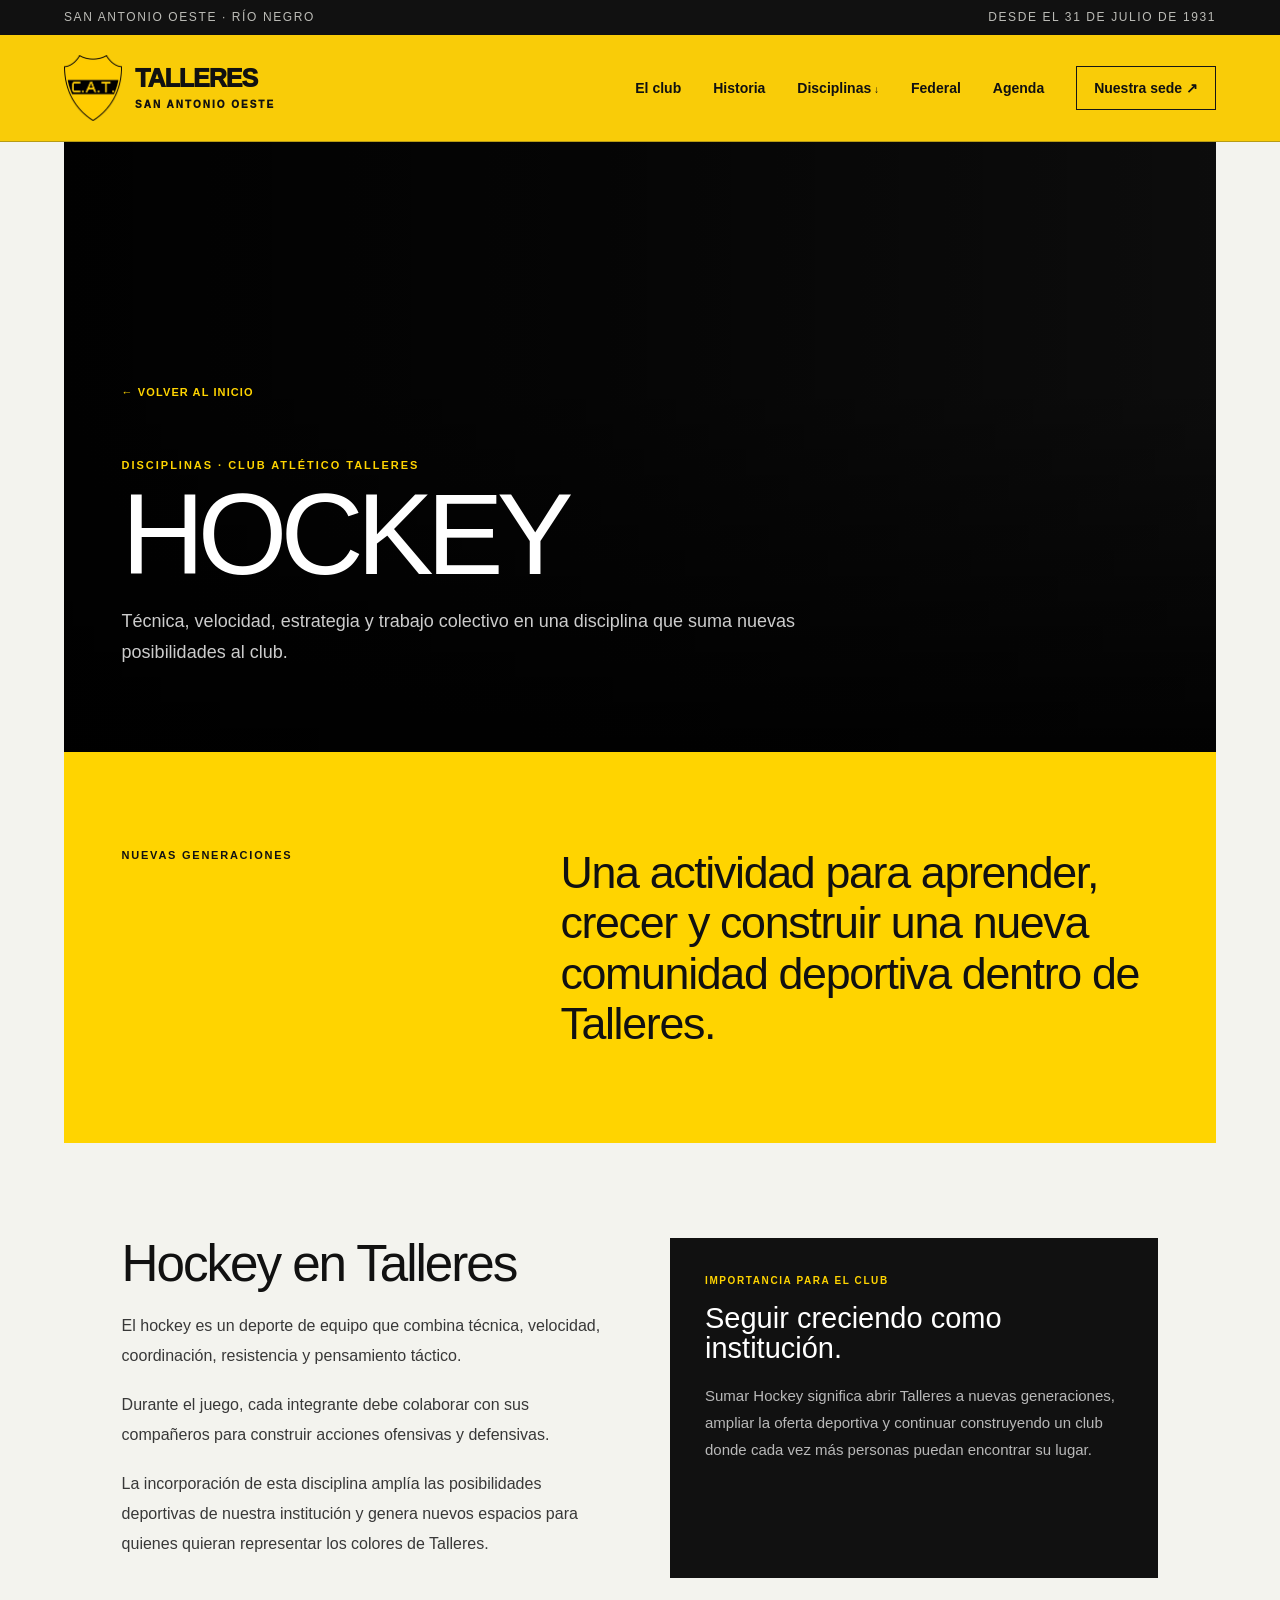
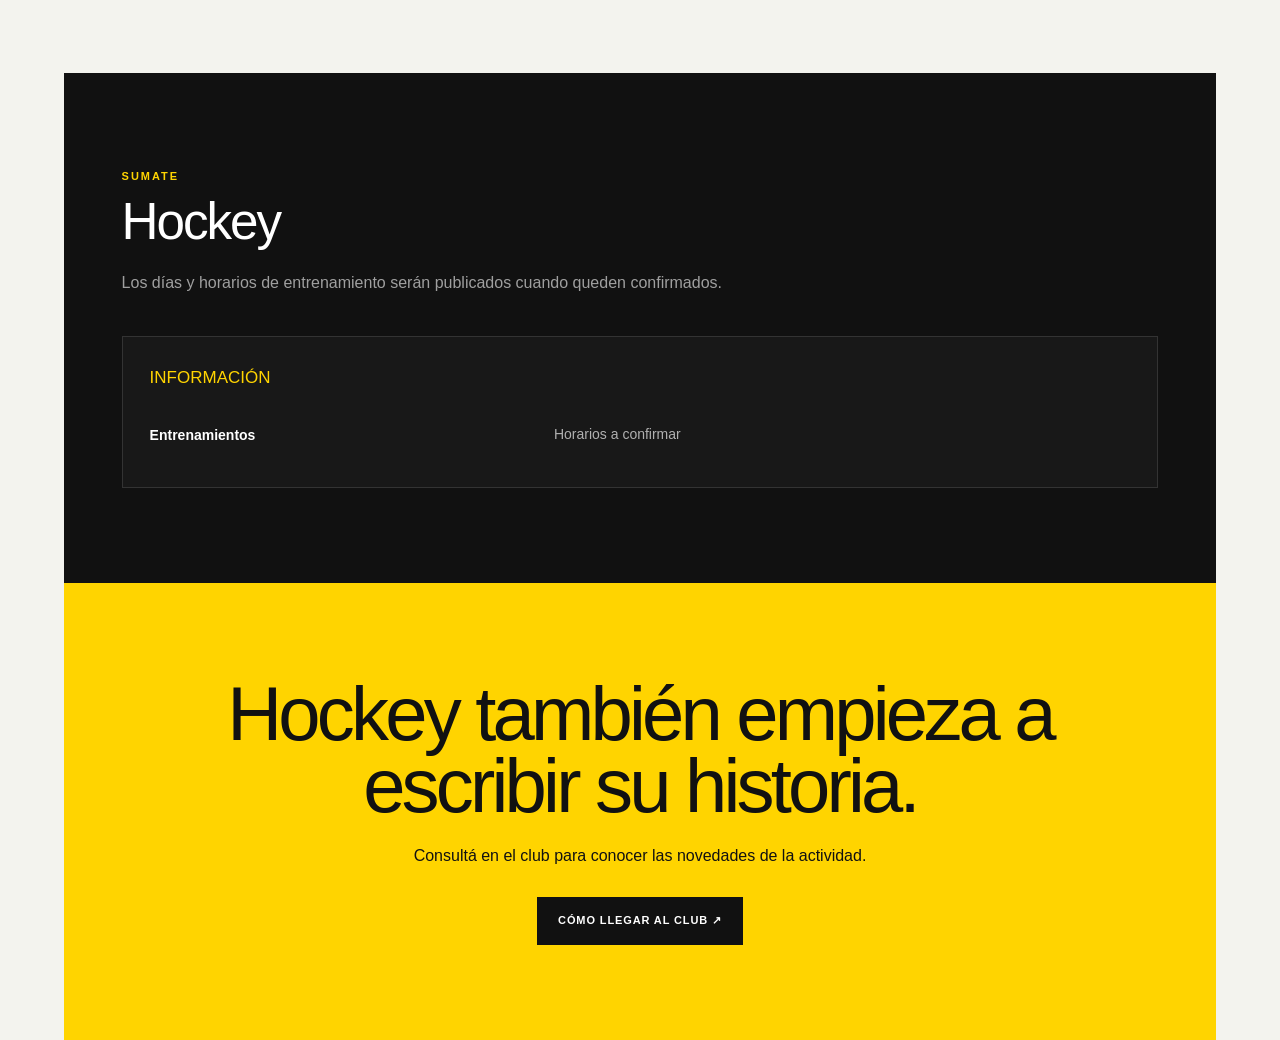
<file: hockey.html>
<!DOCTYPE html>
<html lang="es">

<head>

  <meta charset="UTF-8">

  <meta
    name="viewport"
    content="width=device-width, initial-scale=1"
  >

  <title>Hockey | Club Atlético Talleres SAO</title>

  <link rel="stylesheet" href="./index_files/index.DuceRrPT.css">

  <link rel="stylesheet" href="./index_files/disciplinas.css">

</head>


<body class="discipline-page">


  <div class="topline">
    <span>SAN ANTONIO OESTE · RÍO NEGRO</span>
    <span>DESDE EL 31 DE JULIO DE 1931</span>
  </div>


  <header>

    <a class="brand" href="./index.html">

      <img src="./index_files/escudo.png" alt="Escudo de Talleres">

      <span>
        TALLERES
        <small>SAN ANTONIO OESTE</small>
      </span>

    </a>


    <nav aria-label="Navegación principal">

      <a href="./index.html#club">El club</a>
      <a href="./historia.html">Historia</a>

      <details class="nav-dropdown">

        <summary>Disciplinas</summary>

        <div class="nav-dropdown-menu">
          <a href="./futbol.html">FÚTBOL</a>
          <a href="./handball.html">HANDBALL</a>
          <a href="./newcom.html">NEWCOM</a>
          <a href="./voley.html">VOLEY</a>
          <a href="./bochas.html">BOCHAS</a>
          <a href="./hockey.html">HOCKEY</a>
        </div>

      </details>

      <a href="./index.html#federal">Federal</a>
      <a href="./index.html#agenda">Agenda</a>

      <a class="nav-contact" href="./index.html#contacto">
        Nuestra sede ↗
      </a>

    </nav>

  </header>


  <main>


    <section
      class="discipline-hero"
      style="--discipline-image: url('./index_files/disciplinas/hockey.jpg');"
    >

      <div class="discipline-hero-inner">

        <a class="discipline-back" href="./index.html">
          ← VOLVER AL INICIO
        </a>

        <span class="discipline-label">
          DISCIPLINAS · CLUB ATLÉTICO TALLERES
        </span>

        <h1>HOCKEY</h1>

        <p>
          Técnica, velocidad, estrategia y trabajo colectivo
          en una disciplina que suma nuevas posibilidades al club.
        </p>

      </div>

    </section>



    <section class="discipline-intro">

      <div class="discipline-intro-label">
        NUEVAS GENERACIONES
      </div>

      <h2>
        Una actividad para aprender, crecer y construir
        una nueva comunidad deportiva dentro de Talleres.
      </h2>

    </section>



    <section class="discipline-content">

      <div class="discipline-info-grid">


        <div class="discipline-text">

          <h2>
            Hockey en Talleres
          </h2>

          <p>
            El hockey es un deporte de equipo que combina técnica,
            velocidad, coordinación, resistencia y pensamiento táctico.
          </p>

          <p>
            Durante el juego, cada integrante debe colaborar con sus
            compañeros para construir acciones ofensivas y defensivas.
          </p>

          <p>
            La incorporación de esta disciplina amplía las posibilidades
            deportivas de nuestra institución y genera nuevos espacios
            para quienes quieran representar los colores de Talleres.
          </p>

        </div>


        <aside class="discipline-importance">

          <span>IMPORTANCIA PARA EL CLUB</span>

          <h3>
            Seguir creciendo como institución.
          </h3>

          <p>
            Sumar Hockey significa abrir Talleres a nuevas generaciones,
            ampliar la oferta deportiva y continuar construyendo un club
            donde cada vez más personas puedan encontrar su lugar.
          </p>

        </aside>


      </div>

    </section>



    <section class="training-section">

      <div class="training-header">

        <span class="discipline-label">
          SUMATE
        </span>

        <h2>
          Hockey
        </h2>

        <p>
          Los días y horarios de entrenamiento serán publicados
          cuando queden confirmados.
        </p>

      </div>


      <div class="training-groups">

        <div class="training-group full">

          <h3>
            INFORMACIÓN
          </h3>

          <div class="training-list">

            <div class="training-item">
              <strong>Entrenamientos</strong>
              <span>Horarios a confirmar</span>
            </div>

          </div>

        </div>

      </div>

    </section>



    <section class="discipline-cta">

      <h2>
        Hockey también empieza a escribir su historia.
      </h2>

      <p>
        Consultá en el club para conocer las novedades de la actividad.
      </p>

      <a href="./index.html#contacto">
        CÓMO LLEGAR AL CLUB ↗
      </a>

    </section>


  </main>


</body>

</html>
</file>
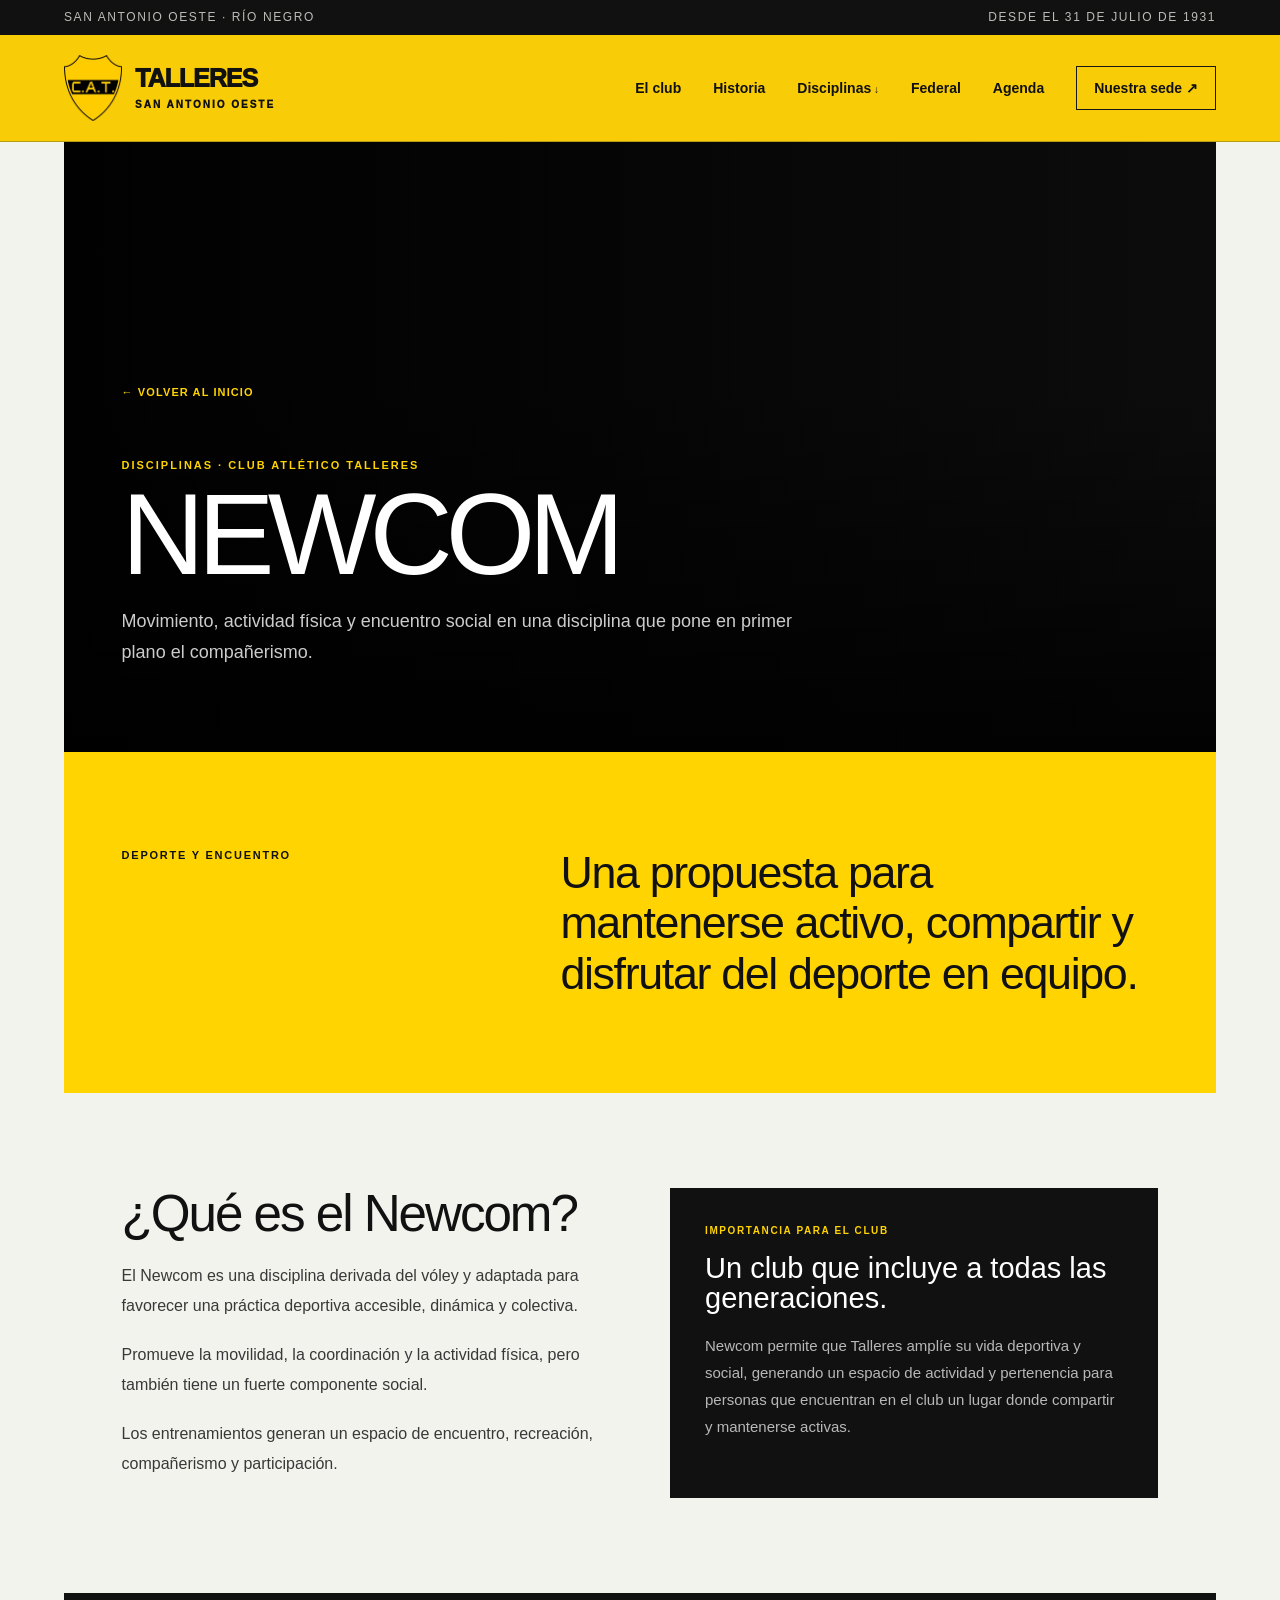
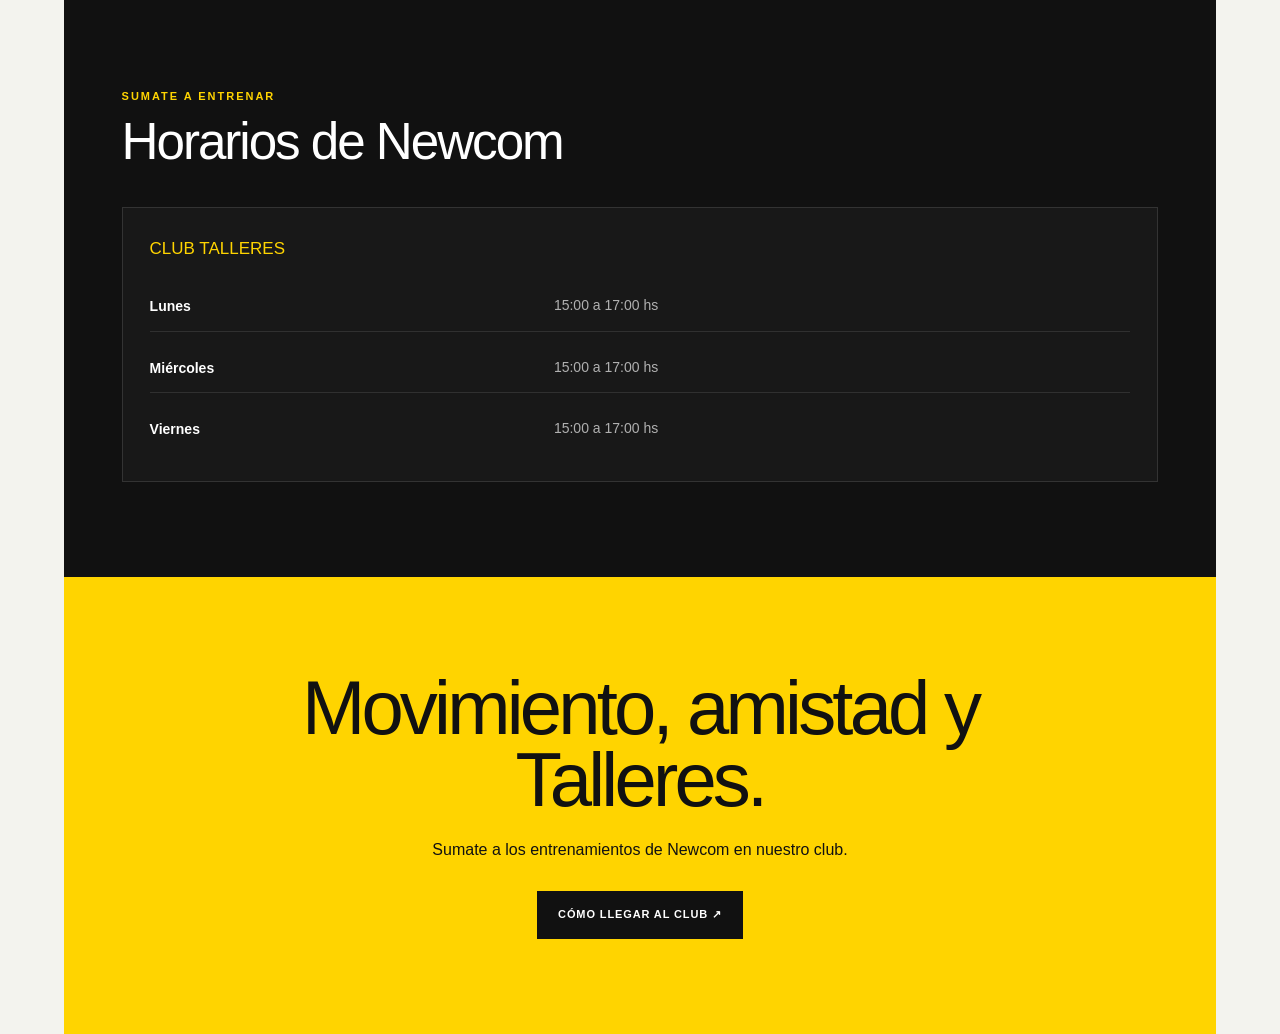
<file: newcom.html>
<!DOCTYPE html>
<html lang="es">

<head>

  <meta charset="UTF-8">

  <meta
    name="viewport"
    content="width=device-width, initial-scale=1"
  >

  <title>Newcom | Club Atlético Talleres SAO</title>

  <link rel="stylesheet" href="./index_files/index.DuceRrPT.css">

  <link rel="stylesheet" href="./index_files/disciplinas.css">

</head>


<body class="discipline-page">


  <div class="topline">
    <span>SAN ANTONIO OESTE · RÍO NEGRO</span>
    <span>DESDE EL 31 DE JULIO DE 1931</span>
  </div>


  <header>

    <a class="brand" href="./index.html">

      <img src="./index_files/escudo.png" alt="Escudo de Talleres">

      <span>
        TALLERES
        <small>SAN ANTONIO OESTE</small>
      </span>

    </a>


    <nav aria-label="Navegación principal">

      <a href="./index.html#club">El club</a>

      <a href="./historia.html">Historia</a>

      <details class="nav-dropdown">

        <summary>Disciplinas</summary>

        <div class="nav-dropdown-menu">
          <a href="./futbol.html">FÚTBOL</a>
          <a href="./handball.html">HANDBALL</a>
          <a href="./newcom.html">NEWCOM</a>
          <a href="./voley.html">VOLEY</a>
          <a href="./bochas.html">BOCHAS</a>
          <a href="./hockey.html">HOCKEY</a>
        </div>

      </details>

      <a href="./index.html#federal">Federal</a>

      <a href="./index.html#agenda">Agenda</a>

      <a class="nav-contact" href="./index.html#contacto">
        Nuestra sede ↗
      </a>

    </nav>

  </header>


  <main>


    <section
      class="discipline-hero"
      style="--discipline-image: url('./index_files/disciplinas/newcom.jpg');"
    >

      <div class="discipline-hero-inner">

        <a class="discipline-back" href="./index.html">
          ← VOLVER AL INICIO
        </a>

        <span class="discipline-label">
          DISCIPLINAS · CLUB ATLÉTICO TALLERES
        </span>

        <h1>NEWCOM</h1>

        <p>
          Movimiento, actividad física y encuentro social en una
          disciplina que pone en primer plano el compañerismo.
        </p>

      </div>

    </section>



    <section class="discipline-intro">

      <div class="discipline-intro-label">
        DEPORTE Y ENCUENTRO
      </div>

      <h2>
        Una propuesta para mantenerse activo, compartir y disfrutar
        del deporte en equipo.
      </h2>

    </section>



    <section class="discipline-content">

      <div class="discipline-info-grid">


        <div class="discipline-text">

          <h2>
            ¿Qué es el Newcom?
          </h2>

          <p>
            El Newcom es una disciplina derivada del vóley y adaptada
            para favorecer una práctica deportiva accesible, dinámica
            y colectiva.
          </p>

          <p>
            Promueve la movilidad, la coordinación y la actividad física,
            pero también tiene un fuerte componente social.
          </p>

          <p>
            Los entrenamientos generan un espacio de encuentro,
            recreación, compañerismo y participación.
          </p>

        </div>


        <aside class="discipline-importance">

          <span>IMPORTANCIA PARA EL CLUB</span>

          <h3>
            Un club que incluye a todas las generaciones.
          </h3>

          <p>
            Newcom permite que Talleres amplíe su vida deportiva y social,
            generando un espacio de actividad y pertenencia para personas
            que encuentran en el club un lugar donde compartir y
            mantenerse activas.
          </p>

        </aside>


      </div>

    </section>



    <section class="training-section">

      <div class="training-header">

        <span class="discipline-label">
          SUMATE A ENTRENAR
        </span>

        <h2>
          Horarios de Newcom
        </h2>

      </div>


      <div class="training-groups">

        <div class="training-group full">

          <h3>
            CLUB TALLERES
          </h3>

          <div class="training-list">

            <div class="training-item">
              <strong>Lunes</strong>
              <span>15:00 a 17:00 hs</span>
            </div>

            <div class="training-item">
              <strong>Miércoles</strong>
              <span>15:00 a 17:00 hs</span>
            </div>

            <div class="training-item">
              <strong>Viernes</strong>
              <span>15:00 a 17:00 hs</span>
            </div>

          </div>

        </div>

      </div>

    </section>



    <section class="discipline-cta">

      <h2>
        Movimiento, amistad y Talleres.
      </h2>

      <p>
        Sumate a los entrenamientos de Newcom en nuestro club.
      </p>

      <a href="./index.html#contacto">
        CÓMO LLEGAR AL CLUB ↗
      </a>

    </section>


  </main>


</body>

</html>
</file>
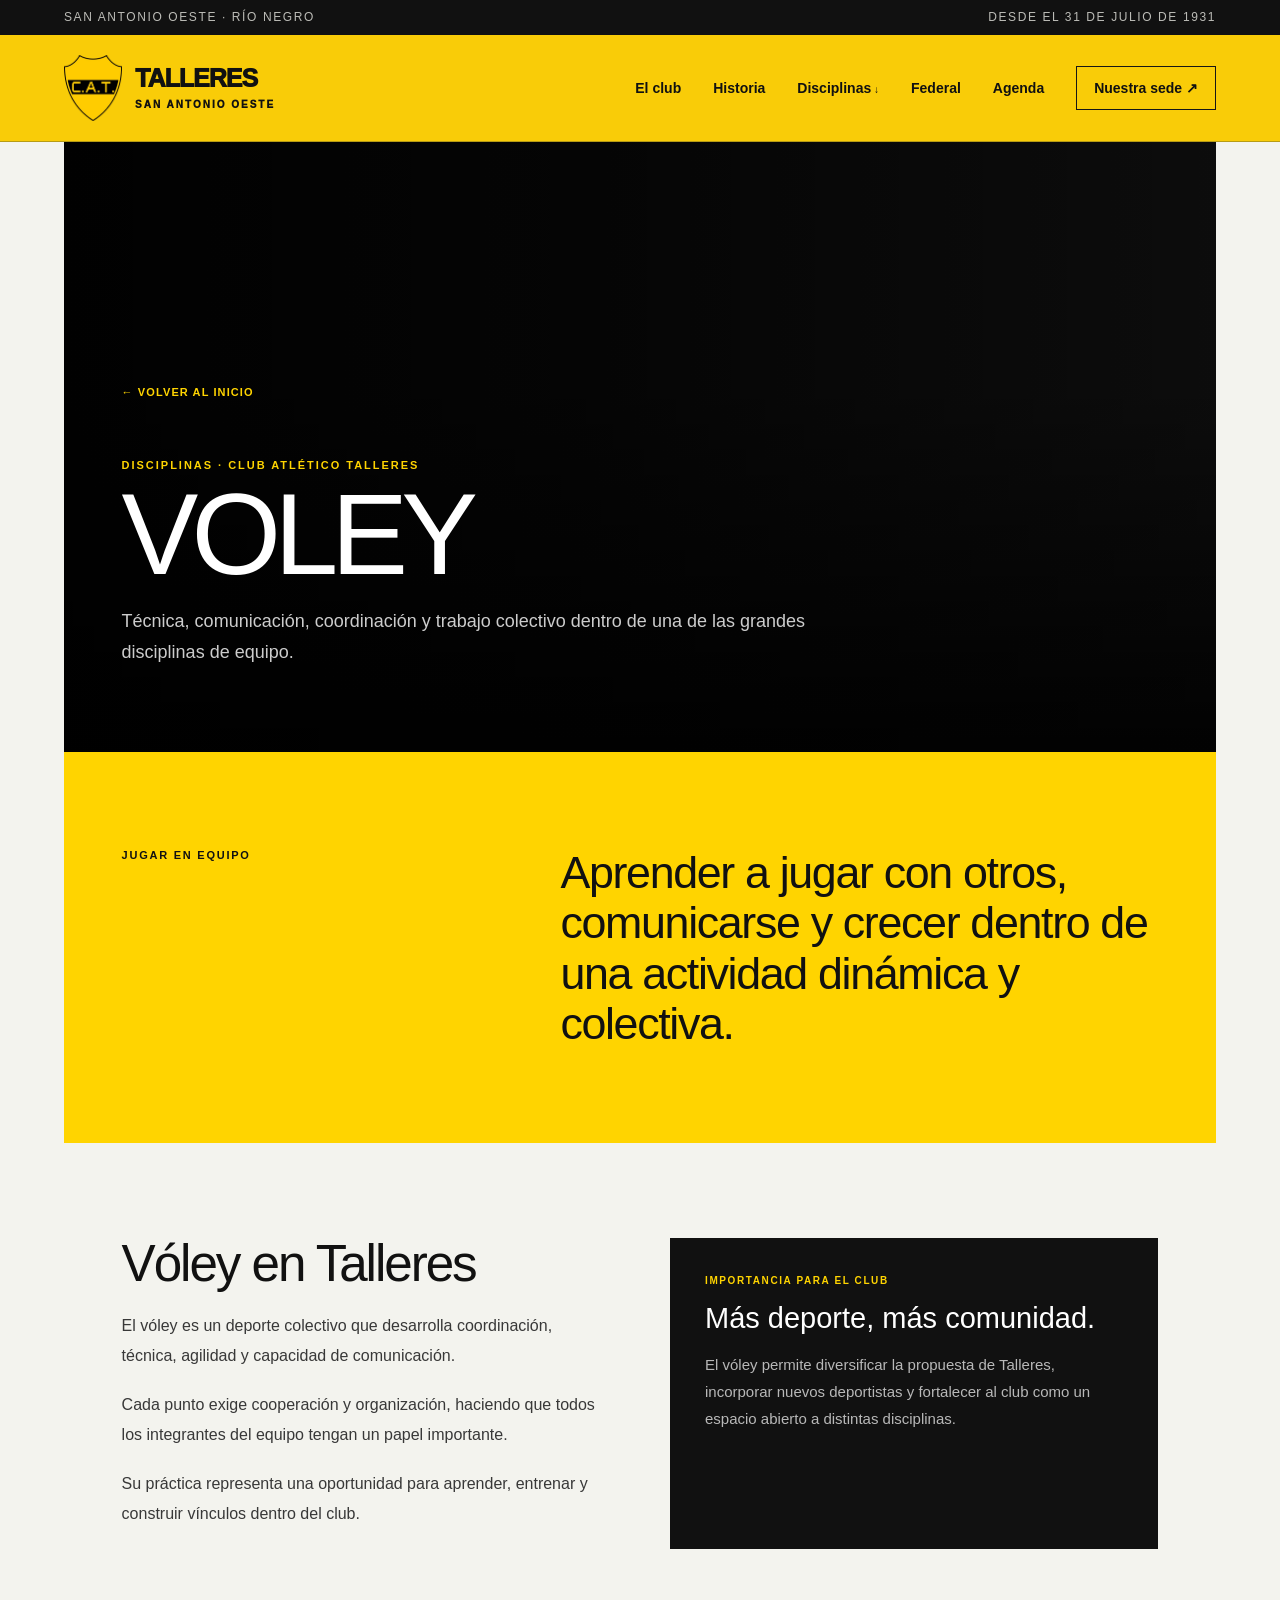
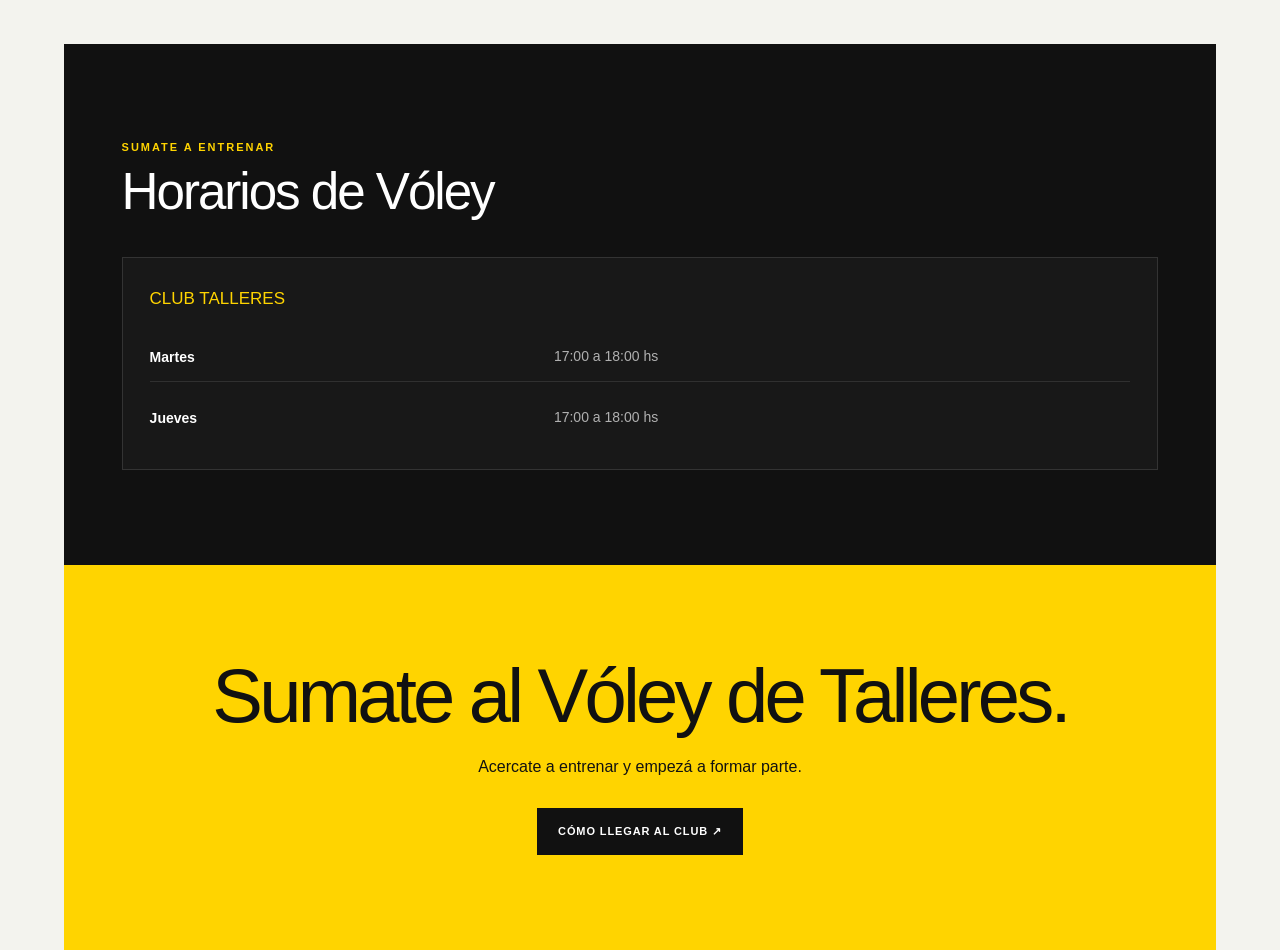
<file: voley.html>
<!DOCTYPE html>
<html lang="es">

<head>

  <meta charset="UTF-8">

  <meta
    name="viewport"
    content="width=device-width, initial-scale=1"
  >

  <title>Vóley | Club Atlético Talleres SAO</title>

  <link rel="stylesheet" href="./index_files/index.DuceRrPT.css">

  <link rel="stylesheet" href="./index_files/disciplinas.css">

</head>


<body class="discipline-page">


  <div class="topline">
    <span>SAN ANTONIO OESTE · RÍO NEGRO</span>
    <span>DESDE EL 31 DE JULIO DE 1931</span>
  </div>


  <header>

    <a class="brand" href="./index.html">

      <img src="./index_files/escudo.png" alt="Escudo de Talleres">

      <span>
        TALLERES
        <small>SAN ANTONIO OESTE</small>
      </span>

    </a>


    <nav aria-label="Navegación principal">

      <a href="./index.html#club">El club</a>
      <a href="./historia.html">Historia</a>

      <details class="nav-dropdown">

        <summary>Disciplinas</summary>

        <div class="nav-dropdown-menu">
          <a href="./futbol.html">FÚTBOL</a>
          <a href="./handball.html">HANDBALL</a>
          <a href="./newcom.html">NEWCOM</a>
          <a href="./voley.html">VOLEY</a>
          <a href="./bochas.html">BOCHAS</a>
          <a href="./hockey.html">HOCKEY</a>
        </div>

      </details>

      <a href="./index.html#federal">Federal</a>
      <a href="./index.html#agenda">Agenda</a>

      <a class="nav-contact" href="./index.html#contacto">
        Nuestra sede ↗
      </a>

    </nav>

  </header>


  <main>


    <section
      class="discipline-hero"
      style="--discipline-image: url('./index_files/disciplinas/voley.jpg');"
    >

      <div class="discipline-hero-inner">

        <a class="discipline-back" href="./index.html">
          ← VOLVER AL INICIO
        </a>

        <span class="discipline-label">
          DISCIPLINAS · CLUB ATLÉTICO TALLERES
        </span>

        <h1>VOLEY</h1>

        <p>
          Técnica, comunicación, coordinación y trabajo colectivo
          dentro de una de las grandes disciplinas de equipo.
        </p>

      </div>

    </section>



    <section class="discipline-intro">

      <div class="discipline-intro-label">
        JUGAR EN EQUIPO
      </div>

      <h2>
        Aprender a jugar con otros, comunicarse y crecer
        dentro de una actividad dinámica y colectiva.
      </h2>

    </section>



    <section class="discipline-content">

      <div class="discipline-info-grid">


        <div class="discipline-text">

          <h2>
            Vóley en Talleres
          </h2>

          <p>
            El vóley es un deporte colectivo que desarrolla coordinación,
            técnica, agilidad y capacidad de comunicación.
          </p>

          <p>
            Cada punto exige cooperación y organización, haciendo que
            todos los integrantes del equipo tengan un papel importante.
          </p>

          <p>
            Su práctica representa una oportunidad para aprender,
            entrenar y construir vínculos dentro del club.
          </p>

        </div>


        <aside class="discipline-importance">

          <span>IMPORTANCIA PARA EL CLUB</span>

          <h3>
            Más deporte, más comunidad.
          </h3>

          <p>
            El vóley permite diversificar la propuesta de Talleres,
            incorporar nuevos deportistas y fortalecer al club como
            un espacio abierto a distintas disciplinas.
          </p>

        </aside>


      </div>

    </section>



    <section class="training-section">

      <div class="training-header">

        <span class="discipline-label">
          SUMATE A ENTRENAR
        </span>

        <h2>
          Horarios de Vóley
        </h2>

      </div>


      <div class="training-groups">

        <div class="training-group full">

          <h3>
            CLUB TALLERES
          </h3>

          <div class="training-list">

            <div class="training-item">
              <strong>Martes</strong>
              <span>17:00 a 18:00 hs</span>
            </div>

            <div class="training-item">
              <strong>Jueves</strong>
              <span>17:00 a 18:00 hs</span>
            </div>

          </div>

        </div>

      </div>

    </section>



    <section class="discipline-cta">

      <h2>
        Sumate al Vóley de Talleres.
      </h2>

      <p>
        Acercate a entrenar y empezá a formar parte.
      </p>

      <a href="./index.html#contacto">
        CÓMO LLEGAR AL CLUB ↗
      </a>

    </section>


  </main>


</body>

</html>
</file>
<file: index_files/disciplinas.css>
/* =========================================================
   MENÚ DESPLEGABLE - DISCIPLINAS
========================================================= */

.nav-dropdown {
  position: relative;
  display: inline-block;
}

.nav-dropdown summary {
  list-style: none;
  cursor: pointer;
  font: inherit;
  font-weight: 700;
  white-space: nowrap;
}

.nav-dropdown summary::-webkit-details-marker {
  display: none;
}

.nav-dropdown summary::after {
  content: " ↓";
  font-size: 10px;
}

.nav-dropdown[open] summary::after {
  content: " ↑";
}

.nav-dropdown-menu {
  position: absolute;
  z-index: 9999;
  top: calc(100% + 16px);
  left: 50%;
  transform: translateX(-50%);

  width: 190px;

  padding: 8px;

  border: 1px solid #292929;

  background: #111;

  box-shadow: 0 15px 35px rgba(0,0,0,.25);
}

.nav-dropdown-menu a {
  display: block;

  padding: 11px 13px !important;

  color: #fff !important;

  font-size: 12px !important;
  font-weight: 700 !important;
  text-decoration: none;

  border-bottom: 1px solid #2b2b2b;
}

.nav-dropdown-menu a:last-child {
  border-bottom: 0;
}

.nav-dropdown-menu a:hover {
  background: #ffd400 !important;
  color: #111 !important;
}


/* =========================================================
   PÁGINAS DE DISCIPLINAS
========================================================= */

.discipline-page {
  background: #f3f3ee;
  color: #111;
}

.discipline-hero {
  position: relative;

  min-height: 610px;

  display: flex;
  align-items: flex-end;

  overflow: hidden;

  background: #111;
}

.discipline-hero-photo {
  position: absolute;
  inset: 0;
  z-index: 0;

  width: 100%;
  height: 100%;

  object-fit: cover;
  object-position: center;

  filter: saturate(.9);
}

.discipline-hero::after {
  content: "";

  position: absolute;
  inset: 0;

  background:
    linear-gradient(
      90deg,
      rgba(0,0,0,.94) 0%,
      rgba(0,0,0,.72) 45%,
      rgba(0,0,0,.28) 100%
    ),
    linear-gradient(
      0deg,
      rgba(0,0,0,.85) 0%,
      transparent 60%
    );
}

.discipline-hero-inner {
  position: relative;
  z-index: 2;

  width: 100%;

  padding: 85px 5%;

  color: #fff;
}

.discipline-back {
  display: inline-block;

  margin-bottom: 55px;

  color: #ffd400;

  font-size: 11px;
  font-weight: 900;
  letter-spacing: .1em;
  text-decoration: none;
  text-transform: uppercase;
}

.discipline-label {
  display: block;

  margin-bottom: 12px;

  color: #ffd400;

  font-size: 11px;
  font-weight: 900;
  letter-spacing: .18em;
  text-transform: uppercase;
}

.discipline-hero h1 {
  max-width: 920px;

  margin: 0 0 25px;

  color: #fff;

  font-size: clamp(58px, 9vw, 125px);
  line-height: .82;
  letter-spacing: -.06em;
}

.discipline-hero p {
  max-width: 700px;

  margin: 0;

  color: rgba(255,255,255,.8);

  font-size: 18px;
  line-height: 1.7;
}


/* PRESENTACIÓN */

.discipline-intro {
  display: grid;
  grid-template-columns: .75fr 1.25fr;

  gap: 80px;

  padding: 95px 5%;

  background: #ffd400;
}

.discipline-intro-label {
  font-size: 11px;
  font-weight: 900;
  letter-spacing: .16em;
  text-transform: uppercase;
}

.discipline-intro h2 {
  max-width: 900px;

  margin: 0;

  font-size: clamp(27px, 3.5vw, 48px);
  line-height: 1.12;
  letter-spacing: -.03em;
}


/* CONTENIDO */

.discipline-content {
  padding: 95px 5%;
}

.discipline-info-grid {
  display: grid;
  grid-template-columns: 1fr 1fr;

  gap: 60px;

  max-width: 1200px;

  margin: auto;
}

.discipline-text h2,
.training-section h2 {
  margin: 0 0 22px;

  font-size: clamp(32px, 4vw, 52px);
  line-height: 1;
  letter-spacing: -.04em;
}

.discipline-text p {
  margin: 0 0 20px;

  color: #383838;

  font-size: 16px;
  line-height: 1.85;
}

.discipline-importance {
  padding: 35px;

  background: #111;
  color: #fff;
}

.discipline-importance span {
  display: block;

  margin-bottom: 14px;

  color: #ffd400;

  font-size: 10px;
  font-weight: 900;
  letter-spacing: .16em;
  text-transform: uppercase;
}

.discipline-importance h3 {
  margin: 0 0 18px;

  color: #fff;

  font-size: 29px;
  line-height: 1.05;
}

.discipline-importance p {
  margin: 0;

  color: rgba(255,255,255,.7);

  font-size: 15px;
  line-height: 1.8;
}


/* HORARIOS */

.training-section {
  padding: 95px 5%;

  background: #111;
  color: #fff;
}

.training-header {
  max-width: 1200px;

  margin: 0 auto 40px;
}

.training-header .discipline-label {
  margin-bottom: 10px;
}

.training-header h2 {
  color: #fff;
}

.training-header p {
  max-width: 650px;

  color: rgba(255,255,255,.6);

  line-height: 1.7;
}

.training-groups {
  display: grid;
  grid-template-columns: repeat(2, minmax(0, 1fr));

  gap: 20px;

  max-width: 1200px;

  margin: auto;
}

.training-group {
  padding: 27px;

  border: 1px solid #333;

  background: #181818;
}

.training-group.full {
  grid-column: 1 / -1;
}

.training-group h3 {
  margin: 0 0 20px;

  color: #ffd400;

  font-size: 17px;
}

.training-list {
  display: grid;

  gap: 12px;
}

.training-item {
  display: grid;
  grid-template-columns: minmax(130px, .8fr) 1.2fr;

  gap: 20px;

  padding: 13px 0;

  border-bottom: 1px solid #303030;
}

.training-item:last-child {
  border-bottom: 0;
}

.training-item strong {
  color: #fff;

  font-size: 14px;
}

.training-item span {
  color: rgba(255,255,255,.66);

  font-size: 14px;
  line-height: 1.45;
}


/* CTA */

.discipline-cta {
  padding: 95px 5%;

  background: #ffd400;
  color: #111;

  text-align: center;
}

.discipline-cta h2 {
  max-width: 900px;

  margin: 0 auto 20px;

  font-size: clamp(38px, 6vw, 76px);
  line-height: .95;
  letter-spacing: -.05em;
}

.discipline-cta p {
  max-width: 650px;

  margin: 0 auto 28px;

  line-height: 1.7;
}

.discipline-cta a {
  display: inline-flex;

  padding: 14px 20px;

  border: 1px solid #111;

  background: #111;
  color: #fff;

  font-size: 11px;
  font-weight: 900;
  letter-spacing: .08em;
  text-decoration: none;
  text-transform: uppercase;
}

.discipline-cta a:hover {
  background: transparent;
  color: #111;
}


/* =========================================================
   RESPONSIVE
========================================================= */

@media (max-width: 900px) {

  .discipline-intro,
  .discipline-info-grid {
    grid-template-columns: 1fr;
  }

  .training-groups {
    grid-template-columns: 1fr;
  }

  .training-group.full {
    grid-column: auto;
  }

}


@media (max-width: 760px) {

  header nav {
    flex-wrap: wrap;
  }

  .nav-dropdown {
    width: auto;
  }

  .nav-dropdown-menu {
    left: 0;

    transform: none;
  }

  .discipline-hero {
    min-height: 530px;
  }

  .discipline-hero-inner {
    padding: 60px 18px;
  }

  .discipline-back {
    margin-bottom: 45px;
  }

  .discipline-hero h1 {
    font-size: 61px;
  }

  .discipline-hero p {
    font-size: 15px;
  }

  .discipline-intro {
    gap: 22px;

    padding: 65px 18px;
  }

  .discipline-content,
  .training-section,
  .discipline-cta {
    padding: 70px 18px;
  }

  .training-item {
    grid-template-columns: 1fr;

    gap: 6px;
  }

}
</file>
